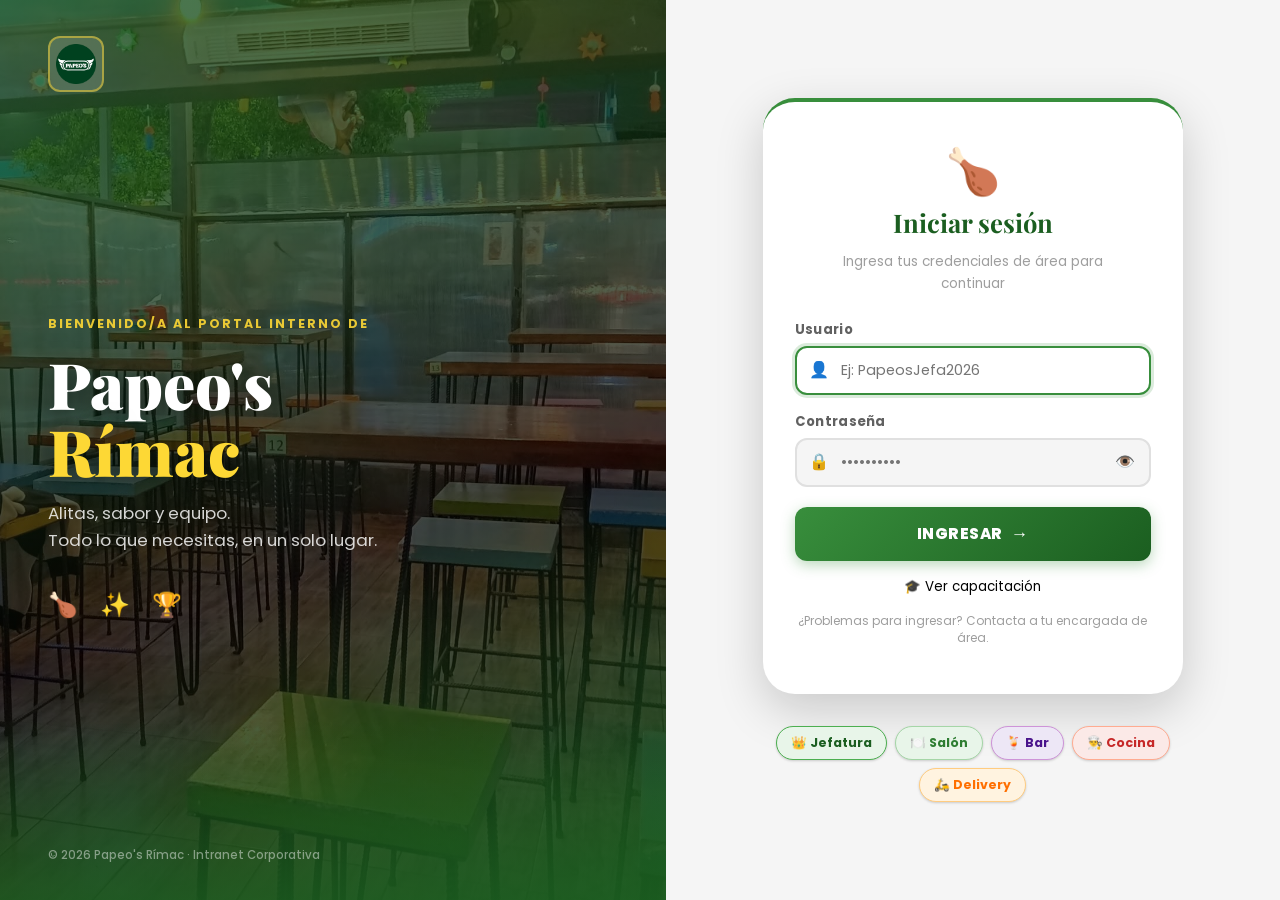
<file: index.html>
<!DOCTYPE html>
<html lang="es">
<head>
  <meta charset="UTF-8" />
  <meta name="viewport" content="width=device-width, initial-scale=1.0" />
  <title>Papeo's | Intranet — Iniciar Sesión</title>
  <link rel="stylesheet" href="css/global.css" />
  <link rel="stylesheet" href="css/login.css" />
  <link rel="preconnect" href="https://fonts.googleapis.com" />
  <link rel="preconnect" href="https://fonts.gstatic.com" crossorigin />
  <link href="https://fonts.googleapis.com/css2?family=Poppins:wght@300;400;600;700;800&family=Playfair+Display:wght@700;900&display=swap" rel="stylesheet" />
</head>
<body class="login-body">

  <!-- ===== PANEL IZQUIERDO: Imagen de marca ===== -->
  <aside class="login-left">
    <div class="login-left__overlay"></div>
    <img src="assets/images/bg-login.jpg" alt="Papeo's Rímac ambiente" class="login-left__bg" />

    <div class="login-left__content">
      <!-- Logo superior izquierdo -->
      <div class="login-logo">
        <img src="assets/images/logo.png" alt="Logo Papeo's Rímac" class="login-logo__img" />
      </div>

      <!-- Texto central de bienvenida -->
      <div class="login-left__hero">
        <span class="login-left__eyebrow">Bienvenido/a al portal interno de</span>
        <h1 class="login-left__title">Papeo's<br /><span>Rímac</span></h1>
        <p class="login-left__subtitle">
          Alitas, sabor y equipo.<br />Todo lo que necesitas, en un solo lugar.
        </p>
      </div>

      <!-- Footer del panel izq -->
      <p class="login-left__footer">© 2026 Papeo's Rímac · Intranet Corporativa</p>
    </div>
  </aside>

  <!-- ===== PANEL DERECHO: Formulario de login ===== -->
  <main class="login-right">
    <div class="login-card">

      <!-- Encabezado del formulario -->
      <div class="login-card__header">
        <div class="login-card__icon">🍗</div>
        <h2 class="login-card__title">Iniciar sesión</h2>
        <p class="login-card__desc">Ingresa tus credenciales de área para continuar</p>
      </div>

      <!-- Formulario -->
      <div class="login-form" id="loginForm">

        <div class="form-group">
          <label for="username" class="form-label">Usuario</label>
          <div class="form-input-wrap">
            <span class="form-icon">👤</span>
            <input
              type="text"
              id="username"
              name="username"
              class="form-input"
              placeholder="Ej: PapeosJefa2026"
              autocomplete="username"
              required
            />
          </div>
        </div>

        <div class="form-group">
          <label for="password" class="form-label">Contraseña</label>
          <div class="form-input-wrap">
            <span class="form-icon">🔒</span>
            <input
              type="password"
              id="password"
              name="password"
              class="form-input"
              placeholder="••••••••••"
              autocomplete="current-password"
              required
            />
            <button type="button" class="form-toggle-pwd" id="togglePwd" aria-label="Mostrar contraseña">👁️</button>
          </div>
        </div>

        <!-- Mensaje de error (oculto por defecto) -->
        <div class="login-error" id="loginError" role="alert" aria-live="polite" hidden>
          <span class="login-error__icon">⚠️</span>
          <span class="login-error__text">Usuario o contraseña incorrectos. Verifica tus datos.</span>
        </div>

        <!-- Bloqueo temporal (oculto por defecto) -->
        <div class="login-blocked" id="loginBlocked" role="alert" aria-live="polite" hidden>
          <span class="login-blocked__icon">🚫</span>
          <span class="login-blocked__text">Demasiados intentos fallidos. Espera <strong id="countdownTimer">30</strong> segundos.</span>
        </div>

        <button type="button" class="btn-login" id="btnLogin">
          <span class="btn-login__text">Ingresar</span>
          <span class="btn-login__arrow">→</span>
        </button>

        <button type="button" class="btn-capacitacion" id="btnCapacitacion">
          🎓 Ver capacitación
        </button>

        <p class="login-help">
          ¿Problemas para ingresar? Contacta a tu encargada de área.
        </p>

      </div>
      <!-- /login-form -->

      <!-- Indicador de intentos -->
      <div class="login-attempts" id="loginAttempts" hidden>
        <span id="attemptsText">Intentos restantes: <strong id="attemptsCount">3</strong></span>
      </div>

    </div>
    <!-- /login-card -->

    <!-- Chips decorativos de área (solo visual) -->
    <div class="login-areas">
      <span class="area-chip area-chip--jefa">👑 Jefatura</span>
      <span class="area-chip area-chip--salon">🍽️ Salón</span>
      <span class="area-chip area-chip--bar">🍹 Bar</span>
      <span class="area-chip area-chip--cocina">👨‍🍳 Cocina</span>
      <span class="area-chip area-chip--delivery">🛵 Delivery</span>
    </div>

  </main>
  <!-- /login-right -->

  <script src="js/login.js"></script>
</body>
</html>
</file>
<file: css/global.css>
/* ============================================================
   PAPEO'S RÍMAC — INTRANET CORPORATIVA
   global.css · Variables, reset y componentes compartidos
   ============================================================ */

/* ── FUENTES ── */
@import url('https://fonts.googleapis.com/css2?family=Poppins:wght@300;400;600;700;800&family=Playfair+Display:wght@700;900&display=swap');

/* ── VARIABLES GLOBALES ── */
:root {
  /* Paleta principal Papeo's */
  --verde-oscuro:    #1B5E20;
  --verde-medio:     #2E7D32;
  --verde-base:      #388E3C;
  --verde-claro:     #4CAF50;
  --verde-suave:     #A5D6A7;
  --verde-mint:      #E8F5E9;

  /* Acento y contraste */
  --amarillo:        #FDD835;
  --amarillo-suave:  #FFF9C4;
  --naranja:         #FF6F00;
  --naranja-suave:   #FFF3E0;
  --rojo:            #C62828;
  --rojo-badge:      #E53935;

  /* Neutros */
  --blanco:          #FFFFFF;
  --gris-100:        #F5F5F5;
  --gris-200:        #EEEEEE;
  --gris-300:        #E0E0E0;
  --gris-500:        #9E9E9E;
  --gris-700:        #616161;
  --gris-900:        #212121;
  --negro:           #0D0D0D;

  /* Colores por área */
  --color-jefa:      #1B5E20;
  --color-salon:     #2E7D32;
  --color-bar:       #4A148C;
  --color-cocina:    #BF360C;
  --color-delivery:  #E65100;

  /* Tipografía */
  --font-display:    'Playfair Display', Georgia, serif;
  --font-body:       'Poppins', sans-serif;

  /* Espaciados */
  --sp-xs:  4px;
  --sp-sm:  8px;
  --sp-md:  16px;
  --sp-lg:  24px;
  --sp-xl:  32px;
  --sp-2xl: 48px;
  --sp-3xl: 64px;

  /* Radios */
  --radius-sm:  6px;
  --radius-md:  12px;
  --radius-lg:  20px;
  --radius-xl:  32px;
  --radius-pill:9999px;

  /* Sombras */
  --shadow-sm:  0 1px 3px rgba(0,0,0,0.10), 0 1px 2px rgba(0,0,0,0.08);
  --shadow-md:  0 4px 12px rgba(0,0,0,0.12), 0 2px 6px rgba(0,0,0,0.08);
  --shadow-lg:  0 8px 24px rgba(0,0,0,0.14), 0 4px 12px rgba(0,0,0,0.08);
  --shadow-xl:  0 16px 48px rgba(0,0,0,0.18);

  /* Transiciones */
  --trans-fast:   150ms ease;
  --trans-base:   250ms ease;
  --trans-slow:   400ms ease;

  /* Navbar */
  --navbar-h: 68px;
}

/* ── RESET ── */
*, *::before, *::after {
  box-sizing: border-box;
  margin: 0;
  padding: 0;
}

html {
  scroll-behavior: smooth;
  font-size: 16px;
}

body {
  font-family: var(--font-body);
  color: var(--gris-900);
  background: var(--gris-100);
  line-height: 1.6;
  -webkit-font-smoothing: antialiased;
}

img {
  display: block;
  max-width: 100%;
  height: auto;
}

button {
  font-family: var(--font-body);
  cursor: pointer;
  border: none;
  background: none;
}

a {
  text-decoration: none;
  color: inherit;
}

ul, ol {
  list-style: none;
}

/* ── SCROLLBAR PERSONALIZADA ── */
::-webkit-scrollbar { width: 6px; height: 6px; }
::-webkit-scrollbar-track { background: var(--gris-200); }
::-webkit-scrollbar-thumb { background: var(--verde-claro); border-radius: var(--radius-pill); }
::-webkit-scrollbar-thumb:hover { background: var(--verde-medio); }

/* ============================================================
   NAVBAR COMPARTIDO
   ============================================================ */
.navbar {
  position: fixed;
  top: 0;
  left: 0;
  right: 0;
  z-index: 1000;
  height: var(--navbar-h);
  display: flex;
  align-items: center;
  justify-content: space-between;
  padding: 0 var(--sp-xl);
  gap: var(--sp-md);
  box-shadow: var(--shadow-md);
  backdrop-filter: blur(12px);
  -webkit-backdrop-filter: blur(12px);
  background: rgba(27, 94, 32, 0.97);
  border-bottom: 3px solid var(--amarillo);
}

.navbar__left {
  display: flex;
  align-items: center;
  gap: var(--sp-sm);
  flex-shrink: 0;
}

.navbar__logo {
  width: 40px;
  height: 40px;
  object-fit: contain;
  border-radius: var(--radius-sm);
  background: rgba(255,255,255,0.15);
  padding: 3px;
}

.navbar__brand {
  font-family: var(--font-display);
  font-size: 1.2rem;
  font-weight: 700;
  color: var(--blanco);
  letter-spacing: -0.3px;
}

.navbar__brand em {
  font-style: normal;
  color: var(--amarillo);
}

.navbar__nav {
  display: flex;
  align-items: center;
  gap: var(--sp-xs);
  flex: 1;
  justify-content: center;
  flex-wrap: wrap;
}

.nav-link {
  color: rgba(255,255,255,0.82);
  font-size: 0.82rem;
  font-weight: 600;
  padding: var(--sp-xs) var(--sp-sm);
  border-radius: var(--radius-sm);
  transition: color var(--trans-fast), background var(--trans-fast);
  white-space: nowrap;
}

.nav-link:hover,
.nav-link.active {
  color: var(--blanco);
  background: rgba(255,255,255,0.15);
}

.navbar__right {
  display: flex;
  align-items: center;
  gap: var(--sp-md);
  flex-shrink: 0;
  position: relative;
}

/* ── Campana de notificaciones ── */
.btn-notif {
  position: relative;
  width: 40px;
  height: 40px;
  display: flex;
  align-items: center;
  justify-content: center;
  border-radius: var(--radius-pill);
  background: rgba(255,255,255,0.12);
  transition: background var(--trans-fast), transform var(--trans-fast);
  cursor: pointer;
}

.btn-notif:hover {
  background: rgba(255,255,255,0.22);
  transform: scale(1.08);
}

.notif-icon {
  font-size: 1.25rem;
  line-height: 1;
  animation: campana-ring 3s ease-in-out infinite;
}

@keyframes campana-ring {
  0%, 80%, 100% { transform: rotate(0); }
  85% { transform: rotate(14deg); }
  90% { transform: rotate(-12deg); }
  95% { transform: rotate(8deg); }
}

.notif-badge {
  position: absolute;
  top: -2px;
  right: -2px;
  min-width: 18px;
  height: 18px;
  background: var(--rojo-badge);
  color: var(--blanco);
  font-size: 0.68rem;
  font-weight: 800;
  border-radius: var(--radius-pill);
  display: flex;
  align-items: center;
  justify-content: center;
  padding: 0 4px;
  border: 2px solid var(--verde-oscuro);
  animation: badge-pulse 2s ease-in-out infinite;
}

@keyframes badge-pulse {
  0%, 100% { transform: scale(1); }
  50% { transform: scale(1.15); }
}

/* ── Perfil de usuario ── */
.navbar__profile {
  display: flex;
  align-items: center;
  gap: var(--sp-sm);
  cursor: pointer;
  padding: 6px 10px;
  border-radius: var(--radius-md);
  transition: background var(--trans-fast);
  position: relative;
}

.navbar__profile:hover {
  background: rgba(255,255,255,0.12);
}

.profile-avatar {
  width: 36px;
  height: 36px;
  border-radius: var(--radius-pill);
  object-fit: cover;
  border: 2px solid var(--amarillo);
  background: var(--verde-claro);
}

.profile-info {
  display: flex;
  flex-direction: column;
  line-height: 1.2;
}

.profile-name {
  font-size: 0.82rem;
  font-weight: 700;
  color: var(--blanco);
}

.profile-role {
  font-size: 0.7rem;
  color: var(--amarillo);
  font-weight: 600;
}

.profile-arrow {
  color: rgba(255,255,255,0.6);
  font-size: 0.75rem;
  transition: transform var(--trans-fast);
}

.navbar__profile.open .profile-arrow {
  transform: rotate(180deg);
}

/* ── Dropdown de perfil ── */
.profile-dropdown {
  position: absolute;
  top: calc(100% + 8px);
  right: 0;
  background: var(--blanco);
  border-radius: var(--radius-md);
  box-shadow: var(--shadow-lg);
  min-width: 200px;
  z-index: 2000;
  overflow: hidden;
  animation: dropdown-in var(--trans-base) ease;
}

@keyframes dropdown-in {
  from { opacity: 0; transform: translateY(-8px); }
  to   { opacity: 1; transform: translateY(0); }
}

.profile-dropdown__header {
  display: flex;
  align-items: center;
  gap: var(--sp-sm);
  padding: var(--sp-md);
  background: var(--verde-mint);
}

.dropdown-avatar {
  width: 40px;
  height: 40px;
  border-radius: var(--radius-pill);
  object-fit: cover;
  border: 2px solid var(--verde-claro);
  background: var(--verde-suave);
}

.profile-dropdown__header strong {
  display: block;
  font-size: 0.88rem;
  color: var(--verde-oscuro);
}

.profile-dropdown__header small {
  font-size: 0.72rem;
  color: var(--gris-700);
}

.profile-dropdown hr {
  border: none;
  border-top: 1px solid var(--gris-200);
}

.dropdown-item {
  display: block;
  width: 100%;
  padding: var(--sp-sm) var(--sp-md);
  font-size: 0.88rem;
  color: var(--gris-900);
  text-align: left;
  transition: background var(--trans-fast);
  cursor: pointer;
}

.dropdown-item:hover {
  background: var(--gris-100);
  color: var(--rojo);
}

/* ── Hamburger (mobile) ── */
.btn-hamburger {
  display: none;
  color: var(--blanco);
  font-size: 1.4rem;
  padding: 6px;
  border-radius: var(--radius-sm);
  background: rgba(255,255,255,0.12);
}

/* ============================================================
   PANEL DE NOTIFICACIONES / VIDEOS
   ============================================================ */
.notif-panel {
  position: fixed;
  top: var(--navbar-h);
  right: var(--sp-md);
  width: 320px;
  background: var(--blanco);
  border-radius: var(--radius-md);
  box-shadow: var(--shadow-xl);
  z-index: 999;
  overflow: hidden;
  animation: dropdown-in var(--trans-base) ease;
}

.notif-panel__header {
  display: flex;
  align-items: center;
  justify-content: space-between;
  padding: var(--sp-md);
  background: var(--verde-oscuro);
  color: var(--blanco);
}

.notif-panel__header h3 {
  font-size: 0.95rem;
  font-weight: 700;
}

.notif-panel__close {
  color: rgba(255,255,255,0.7);
  font-size: 1rem;
  line-height: 1;
  transition: color var(--trans-fast);
}

.notif-panel__close:hover { color: var(--blanco); }

.notif-list {
  padding: var(--sp-sm) 0;
}

.notif-item {
  display: flex;
  align-items: center;
  gap: var(--sp-sm);
  padding: var(--sp-sm) var(--sp-md);
  transition: background var(--trans-fast);
}

.notif-item:hover { background: var(--gris-100); }

.notif-item__icon { font-size: 1.4rem; flex-shrink: 0; }

.notif-item__info {
  flex: 1;
  display: flex;
  flex-direction: column;
}

.notif-item__info strong {
  font-size: 0.82rem;
  color: var(--gris-900);
  line-height: 1.3;
}

.notif-item__info small {
  font-size: 0.7rem;
  color: var(--gris-500);
}

.btn-ver-video {
  background: var(--verde-base);
  color: var(--blanco);
  font-size: 0.75rem;
  font-weight: 700;
  padding: 4px 10px;
  border-radius: var(--radius-pill);
  white-space: nowrap;
  transition: background var(--trans-fast), transform var(--trans-fast);
}

.btn-ver-video:hover {
  background: var(--verde-oscuro);
  transform: scale(1.05);
}

/* ── Modal de video ── */
.video-modal {
  position: fixed;
  inset: 0;
  z-index: 9999;
  display: flex;
  align-items: center;
  justify-content: center;
  animation: fade-in var(--trans-base) ease;
}

@keyframes fade-in {
  from { opacity: 0; }
  to   { opacity: 1; }
}

.video-modal__backdrop {
  position: absolute;
  inset: 0;
  background: rgba(0,0,0,0.78);
  cursor: pointer;
}

.video-modal__content {
  position: relative;
  z-index: 1;
  width: min(720px, 94vw);
  background: var(--negro);
  border-radius: var(--radius-md);
  overflow: hidden;
  box-shadow: var(--shadow-xl);
  animation: modal-in var(--trans-slow) ease;
}

@keyframes modal-in {
  from { transform: scale(0.9) translateY(20px); opacity: 0; }
  to   { transform: scale(1) translateY(0); opacity: 1; }
}

.video-modal__close {
  position: absolute;
  top: var(--sp-sm);
  right: var(--sp-sm);
  z-index: 2;
  color: var(--blanco);
  background: rgba(0,0,0,0.5);
  width: 32px;
  height: 32px;
  border-radius: var(--radius-pill);
  font-size: 1rem;
  display: flex;
  align-items: center;
  justify-content: center;
  transition: background var(--trans-fast);
}

.video-modal__close:hover { background: var(--rojo); }

.video-player {
  width: 100%;
  display: block;
  max-height: 80vh;
  background: var(--negro);
}

/* ============================================================
   HERO COMPARTIDO — elementos base
   ============================================================ */
.hero-eyebrow {
  display: inline-block;
  font-size: 0.82rem;
  font-weight: 600;
  letter-spacing: 1.5px;
  text-transform: uppercase;
  color: var(--amarillo);
  margin-bottom: var(--sp-sm);
  opacity: 0.9;
}

.hero-title {
  font-family: var(--font-display);
  font-size: clamp(2rem, 5vw, 3.2rem);
  font-weight: 900;
  color: var(--blanco);
  line-height: 1.1;
  margin-bottom: var(--sp-sm);
  text-shadow: 0 2px 12px rgba(0,0,0,0.3);
}

.hero-subtitle {
  font-size: 1.05rem;
  color: rgba(255,255,255,0.85);
  margin-bottom: var(--sp-xl);
  max-width: 520px;
}

/* KPIs del hero */
.hero-kpis {
  display: flex;
  gap: var(--sp-md);
  flex-wrap: wrap;
}

.kpi-card {
  background: rgba(255,255,255,0.14);
  backdrop-filter: blur(8px);
  border: 1px solid rgba(255,255,255,0.2);
  border-radius: var(--radius-md);
  padding: var(--sp-md) var(--sp-lg);
  display: flex;
  flex-direction: column;
  align-items: center;
  gap: 2px;
  min-width: 120px;
  transition: background var(--trans-base), transform var(--trans-base);
  animation: kpi-in var(--trans-slow) ease both;
}

.kpi-card:nth-child(1) { animation-delay: 0.1s; }
.kpi-card:nth-child(2) { animation-delay: 0.2s; }
.kpi-card:nth-child(3) { animation-delay: 0.3s; }
.kpi-card:nth-child(4) { animation-delay: 0.4s; }

@keyframes kpi-in {
  from { opacity: 0; transform: translateY(16px); }
  to   { opacity: 1; transform: translateY(0); }
}

.kpi-card:hover {
  background: rgba(255,255,255,0.22);
  transform: translateY(-3px);
}

.kpi-icon { font-size: 1.2rem; }

.kpi-number {
  font-family: var(--font-display);
  font-size: 1.8rem;
  font-weight: 900;
  color: var(--amarillo);
  line-height: 1;
}

.kpi-label {
  font-size: 0.72rem;
  color: rgba(255,255,255,0.75);
  text-align: center;
  font-weight: 500;
}

/* ============================================================
   CONTENIDO PRINCIPAL — SECCIONES
   ============================================================ */
.dash-main {
  padding-top: var(--navbar-h);
}

.dash-section {
  padding: var(--sp-3xl) var(--sp-xl);
  max-width: 1200px;
  margin: 0 auto;
}

.dash-section--alt {
  background: var(--verde-mint);
  max-width: 100%;
  padding: var(--sp-3xl) calc((100% - 1200px) / 2 + var(--sp-xl));
}

/* ── Encabezados de sección ── */
.section-header {
  display: flex;
  align-items: center;
  justify-content: space-between;
  gap: var(--sp-md);
  margin-bottom: var(--sp-md);
  flex-wrap: wrap;
}

.section-title {
  font-family: var(--font-display);
  font-size: clamp(1.3rem, 3vw, 1.8rem);
  font-weight: 700;
  color: var(--verde-oscuro);
  display: flex;
  align-items: center;
  gap: var(--sp-sm);
}

.section-emoji {
  font-size: 1.4rem;
}

.section-desc {
  color: var(--gris-700);
  font-size: 0.92rem;
  margin-bottom: var(--sp-lg);
}

.section-badge {
  background: var(--verde-claro);
  color: var(--blanco);
  font-size: 0.75rem;
  font-weight: 700;
  padding: 4px 12px;
  border-radius: var(--radius-pill);
  white-space: nowrap;
}

.encuesta-badge--activa {
  background: var(--verde-medio);
  animation: badge-pulse 2.5s ease-in-out infinite;
}

.badge--urgente {
  background: var(--rojo-badge);
  animation: badge-pulse 2s ease-in-out infinite;
}

/* ── Botón nuevo / acción principal ── */
.btn-nuevo {
  background: var(--verde-base);
  color: var(--blanco);
  font-size: 0.82rem;
  font-weight: 700;
  padding: 8px 16px;
  border-radius: var(--radius-pill);
  transition: background var(--trans-fast), transform var(--trans-fast), box-shadow var(--trans-fast);
  white-space: nowrap;
}

.btn-nuevo:hover {
  background: var(--verde-oscuro);
  transform: translateY(-2px);
  box-shadow: var(--shadow-md);
}

/* ============================================================
   COMUNICADOS
   ============================================================ */
.comunicados-grid {
  display: grid;
  grid-template-columns: repeat(auto-fill, minmax(280px, 1fr));
  gap: var(--sp-md);
}

.comunicado-card {
  background: var(--blanco);
  border-radius: var(--radius-md);
  padding: var(--sp-lg);
  box-shadow: var(--shadow-sm);
  border-left: 4px solid var(--verde-claro);
  display: flex;
  flex-direction: column;
  gap: var(--sp-sm);
  transition: transform var(--trans-base), box-shadow var(--trans-base);
  animation: card-in var(--trans-slow) ease both;
}

.comunicado-card:hover {
  transform: translateY(-4px);
  box-shadow: var(--shadow-md);
}

.comunicado-card--importante {
  border-left-color: var(--rojo);
}

@keyframes card-in {
  from { opacity: 0; transform: translateY(12px); }
  to   { opacity: 1; transform: translateY(0); }
}

.comunicado-card__top {
  display: flex;
  align-items: center;
  justify-content: space-between;
  gap: var(--sp-sm);
}

.comunicado-fecha {
  font-size: 0.72rem;
  color: var(--gris-500);
  font-weight: 600;
}

.comunicado-card__title {
  font-size: 0.95rem;
  font-weight: 700;
  color: var(--gris-900);
  line-height: 1.3;
}

.comunicado-card__body {
  font-size: 0.85rem;
  color: var(--gris-700);
  line-height: 1.55;
  flex: 1;
}

.btn-leer-mas {
  color: var(--verde-base);
  font-size: 0.8rem;
  font-weight: 700;
  align-self: flex-start;
  padding: 0;
  transition: color var(--trans-fast), letter-spacing var(--trans-fast);
}

.btn-leer-mas:hover {
  color: var(--verde-oscuro);
  letter-spacing: 0.5px;
}

/* ── Tags ── */
.tag {
  display: inline-flex;
  align-items: center;
  gap: 4px;
  font-size: 0.7rem;
  font-weight: 700;
  padding: 3px 8px;
  border-radius: var(--radius-pill);
  white-space: nowrap;
}

.tag--importante { background: #FFEBEE; color: var(--rojo); }
.tag--info       { background: #FFF8E1; color: #F57F17; }
.tag--actividad  { background: var(--verde-mint); color: var(--verde-oscuro); }

/* ============================================================
   RECONOCIMIENTOS
   ============================================================ */
.reconocimientos-grid {
  display: grid;
  grid-template-columns: repeat(auto-fill, minmax(220px, 1fr));
  gap: var(--sp-lg);
}

.reconoc-card {
  background: var(--blanco);
  border-radius: var(--radius-lg);
  padding: var(--sp-lg);
  text-align: center;
  box-shadow: var(--shadow-md);
  display: flex;
  flex-direction: column;
  align-items: center;
  gap: var(--sp-sm);
  transition: transform var(--trans-base), box-shadow var(--trans-base);
  position: relative;
  overflow: hidden;
  animation: card-in var(--trans-slow) ease both;
}

.reconoc-card::before {
  content: '';
  position: absolute;
  top: 0; left: 0; right: 0;
  height: 4px;
  background: linear-gradient(90deg, var(--verde-claro), var(--amarillo));
}

.reconoc-card:hover {
  transform: translateY(-6px);
  box-shadow: var(--shadow-lg);
}

.reconoc-card--highlight { border: 2px solid var(--amarillo); }

.reconoc-card__medal { font-size: 2rem; line-height: 1; }

.reconoc-card__foto {
  width: 72px;
  height: 72px;
  border-radius: var(--radius-pill);
  object-fit: cover;
  border: 3px solid var(--verde-claro);
  background: var(--verde-suave);
}

.reconoc-card__nombre {
  font-size: 0.95rem;
  font-weight: 700;
  color: var(--gris-900);
}

.reconoc-card__motivo {
  font-size: 0.8rem;
  color: var(--gris-700);
  font-style: italic;
  line-height: 1.4;
}

.reconoc-card__likes {
  margin-top: var(--sp-xs);
}

.btn-like {
  display: inline-flex;
  align-items: center;
  gap: 4px;
  background: #FFF0F0;
  color: var(--rojo);
  font-size: 0.8rem;
  font-weight: 700;
  padding: 4px 12px;
  border-radius: var(--radius-pill);
  transition: background var(--trans-fast), transform var(--trans-fast);
}

.btn-like:hover {
  background: #FFCDD2;
  transform: scale(1.08);
}

.btn-like.liked {
  background: var(--rojo);
  color: var(--blanco);
}

/* ============================================================
   ÁREA CHIPS (colores por área)
   ============================================================ */
.area-chip {
  display: inline-flex;
  align-items: center;
  gap: 4px;
  font-size: 0.72rem;
  font-weight: 700;
  padding: 4px 10px;
  border-radius: var(--radius-pill);
  white-space: nowrap;
}

.area-chip--jefa     { background: #E8F5E9; color: var(--verde-oscuro); border: 1px solid var(--verde-claro); }
.area-chip--salon    { background: #E8F5E9; color: var(--verde-medio); border: 1px solid var(--verde-suave); }
.area-chip--bar      { background: #EDE7F6; color: #4A148C; border: 1px solid #CE93D8; }
.area-chip--cocina   { background: #FBE9E7; color: var(--rojo); border: 1px solid #FFAB91; }
.area-chip--delivery { background: #FFF3E0; color: var(--naranja); border: 1px solid #FFCC80; }

/* ============================================================
   IDEAS
   ============================================================ */
.ideas-lista {
  display: flex;
  flex-direction: column;
  gap: var(--sp-md);
  margin-top: var(--sp-lg);
}

.idea-item {
  background: var(--blanco);
  border-radius: var(--radius-md);
  padding: var(--sp-md) var(--sp-lg);
  box-shadow: var(--shadow-sm);
  border-left: 4px solid var(--gris-300);
  display: flex;
  flex-direction: column;
  gap: var(--sp-sm);
  transition: transform var(--trans-base);
}

.idea-item:hover { transform: translateX(4px); }
.idea-item--pendiente { border-left-color: var(--amarillo); }
.idea-item--aprobada  { border-left-color: var(--verde-claro); }

.idea-item__header {
  display: flex;
  align-items: center;
  gap: var(--sp-sm);
  flex-wrap: wrap;
}

.idea-fecha { font-size: 0.72rem; color: var(--gris-500); }

.idea-status {
  font-size: 0.72rem;
  font-weight: 700;
  padding: 3px 8px;
  border-radius: var(--radius-pill);
}

.status--pendiente { background: #FFF8E1; color: #E65100; }
.status--aprobada  { background: var(--verde-mint); color: var(--verde-oscuro); }
.status--rechazada { background: #FFEBEE; color: var(--rojo); }

.idea-texto {
  font-size: 0.88rem;
  color: var(--gris-700);
  font-style: italic;
  line-height: 1.5;
}

.idea-actions {
  display: flex;
  gap: var(--sp-sm);
  flex-wrap: wrap;
}

.btn-aprobar, .btn-revisar, .btn-rechazar, .btn-ver-detalle {
  font-size: 0.75rem;
  font-weight: 700;
  padding: 5px 12px;
  border-radius: var(--radius-pill);
  transition: all var(--trans-fast);
}

.btn-aprobar  { background: var(--verde-mint); color: var(--verde-oscuro); }
.btn-revisar  { background: #FFF8E1; color: #E65100; }
.btn-rechazar { background: #FFEBEE; color: var(--rojo); }
.btn-ver-detalle { background: var(--gris-200); color: var(--gris-700); }

.btn-aprobar:hover  { background: var(--verde-claro); color: var(--blanco); }
.btn-revisar:hover  { background: var(--naranja); color: var(--blanco); }
.btn-rechazar:hover { background: var(--rojo); color: var(--blanco); }
.btn-ver-detalle:hover { background: var(--gris-300); }

/* ── Formulario de ideas (colaboradores) ── */
.idea-form-salon {
  background: var(--blanco);
  border-radius: var(--radius-md);
  padding: var(--sp-lg);
  box-shadow: var(--shadow-sm);
  display: flex;
  flex-direction: column;
  gap: var(--sp-sm);
}

.idea-textarea {
  width: 100%;
  font-family: var(--font-body);
  font-size: 0.88rem;
  color: var(--gris-900);
  background: var(--gris-100);
  border: 1.5px solid var(--gris-300);
  border-radius: var(--radius-sm);
  padding: var(--sp-sm) var(--sp-md);
  resize: vertical;
  transition: border-color var(--trans-fast), box-shadow var(--trans-fast);
}

.idea-textarea:focus {
  outline: none;
  border-color: var(--verde-base);
  box-shadow: 0 0 0 3px rgba(76,175,80,0.15);
}

.idea-form-footer {
  display: flex;
  align-items: center;
  justify-content: space-between;
  gap: var(--sp-sm);
}

.idea-char-count {
  font-size: 0.75rem;
  color: var(--gris-500);
}

.btn-enviar-idea {
  background: var(--verde-base);
  color: var(--blanco);
  font-size: 0.82rem;
  font-weight: 700;
  padding: 8px 18px;
  border-radius: var(--radius-pill);
  transition: background var(--trans-fast), transform var(--trans-fast);
}

.btn-enviar-idea:hover {
  background: var(--verde-oscuro);
  transform: translateY(-2px);
}

/* ============================================================
   TURNOS
   ============================================================ */
.turno-card {
  background: var(--blanco);
  border-radius: var(--radius-md);
  padding: var(--sp-lg);
  box-shadow: var(--shadow-sm);
  display: grid;
  grid-template-columns: 1fr 1fr;
  gap: var(--sp-xl);
}

.turno-card__hoy {
  display: flex;
  flex-direction: column;
  gap: var(--sp-md);
}

.turno-info {
  display: flex;
  flex-direction: column;
  gap: var(--sp-xs);
}

.turno-info__label {
  font-size: 0.78rem;
  font-weight: 600;
  color: var(--gris-500);
  text-transform: uppercase;
  letter-spacing: 0.8px;
}

.turno-info__horario {
  font-size: 1.3rem;
  font-weight: 800;
  color: var(--verde-oscuro);
  font-family: var(--font-display);
}

.turno-info__tipo {
  display: inline-block;
  font-size: 0.75rem;
  font-weight: 700;
  padding: 4px 12px;
  border-radius: var(--radius-pill);
  width: fit-content;
}

.tipo--tarde { background: #E3F2FD; color: #1565C0; }
.tipo--noche { background: #EDE7F6; color: #4A148C; }

.turno-compas {
  display: flex;
  gap: var(--sp-xs);
  flex-wrap: wrap;
}

.compa-chip {
  background: var(--verde-mint);
  color: var(--verde-oscuro);
  font-size: 0.75rem;
  font-weight: 600;
  padding: 4px 10px;
  border-radius: var(--radius-pill);
  border: 1px solid var(--verde-suave);
}

.turno-semana h4 {
  font-size: 0.82rem;
  font-weight: 700;
  color: var(--gris-700);
  text-transform: uppercase;
  letter-spacing: 0.8px;
  margin-bottom: var(--sp-sm);
}

.turno-semana-grid {
  display: flex;
  gap: var(--sp-xs);
  flex-wrap: wrap;
}

.dia-item {
  display: flex;
  flex-direction: column;
  align-items: center;
  gap: 4px;
  min-width: 42px;
}

.dia-item--hoy .dia-nombre {
  color: var(--verde-base);
  font-weight: 800;
}

.dia-nombre {
  font-size: 0.7rem;
  font-weight: 600;
  color: var(--gris-500);
  text-transform: uppercase;
}

/* Turno badges */
.turno {
  display: inline-flex;
  align-items: center;
  justify-content: center;
  width: 32px;
  height: 32px;
  border-radius: var(--radius-sm);
  font-size: 0.72rem;
  font-weight: 800;
}

.turno--tarde  { background: #BBDEFB; color: #1565C0; }
.turno--noche  { background: #D1C4E9; color: #4527A0; }
.turno--libre  { background: var(--gris-200); color: var(--gris-500); }

.turno-leyenda, .horario-leyenda {
  display: flex;
  gap: var(--sp-md);
  flex-wrap: wrap;
  margin-top: var(--sp-sm);
  font-size: 0.75rem;
  color: var(--gris-700);
  align-items: center;
}

.turno-leyenda span, .horario-leyenda span {
  display: flex;
  align-items: center;
  gap: var(--sp-xs);
}

/* ============================================================
   HORARIOS (tabla — solo jefa)
   ============================================================ */
.horarios-tabs {
  display: flex;
  gap: var(--sp-xs);
  margin-bottom: var(--sp-md);
  flex-wrap: wrap;
}

.horario-tab {
  font-size: 0.8rem;
  font-weight: 700;
  padding: 6px 16px;
  border-radius: var(--radius-pill);
  color: var(--gris-700);
  background: var(--gris-200);
  border: 2px solid transparent;
  transition: all var(--trans-fast);
}

.horario-tab--active,
.horario-tab:hover {
  background: var(--verde-base);
  color: var(--blanco);
}

.horarios-tabla-wrap {
  overflow-x: auto;
  border-radius: var(--radius-md);
  box-shadow: var(--shadow-sm);
}

.horarios-tabla {
  width: 100%;
  border-collapse: collapse;
  background: var(--blanco);
  font-size: 0.85rem;
}

.horarios-tabla th {
  background: var(--verde-oscuro);
  color: var(--blanco);
  font-weight: 700;
  padding: var(--sp-sm) var(--sp-md);
  text-align: center;
  font-size: 0.78rem;
  letter-spacing: 0.5px;
  white-space: nowrap;
}

.horarios-tabla th:first-child { text-align: left; }

.horarios-tabla td {
  padding: var(--sp-sm) var(--sp-md);
  text-align: center;
  border-bottom: 1px solid var(--gris-200);
  vertical-align: middle;
}

.horarios-tabla tr:hover td { background: var(--verde-mint); }
.horarios-tabla td.col-nombre { text-align: left; font-weight: 600; }

/* ============================================================
   ENCUESTAS
   ============================================================ */
.encuestas-grid {
  display: grid;
  grid-template-columns: repeat(auto-fill, minmax(280px, 1fr));
  gap: var(--sp-md);
}

.encuesta-resultado-card {
  background: var(--blanco);
  border-radius: var(--radius-md);
  padding: var(--sp-lg);
  box-shadow: var(--shadow-sm);
  display: flex;
  flex-direction: column;
  gap: var(--sp-md);
  transition: transform var(--trans-base);
}

.encuesta-resultado-card:hover { transform: translateY(-3px); }

.encuesta-rc-title {
  font-size: 0.95rem;
  font-weight: 700;
  color: var(--verde-oscuro);
  border-bottom: 2px solid var(--verde-mint);
  padding-bottom: var(--sp-xs);
}

.encuesta-items {
  display: flex;
  flex-direction: column;
  gap: var(--sp-sm);
}

.encuesta-item {
  display: flex;
  flex-direction: column;
  gap: 4px;
}

.encuesta-item__label {
  font-size: 0.78rem;
  color: var(--gris-700);
  font-weight: 600;
}

.encuesta-bar-wrap {
  height: 10px;
  background: var(--gris-200);
  border-radius: var(--radius-pill);
  overflow: hidden;
  position: relative;
}

.encuesta-bar {
  height: 100%;
  width: var(--pct);
  background: linear-gradient(90deg, var(--verde-claro), var(--verde-oscuro));
  border-radius: var(--radius-pill);
  position: relative;
  animation: barra-crece 1.2s ease both;
}

.encuesta-bar--alta  { background: linear-gradient(90deg, var(--verde-claro), var(--verde-medio)); }
.encuesta-bar--media { background: linear-gradient(90deg, var(--amarillo), #F57F17); }
.encuesta-bar--baja  { background: linear-gradient(90deg, #EF9A9A, var(--rojo)); }

@keyframes barra-crece {
  from { width: 0; }
  to   { width: var(--pct); }
}

.encuesta-bar__pct {
  position: absolute;
  right: 4px;
  top: 50%;
  transform: translateY(-50%);
  font-size: 0.58rem;
  font-weight: 800;
  color: var(--blanco);
  white-space: nowrap;
}

/* ── Formulario de encuesta (colaboradores) ── */
.encuesta-form-card {
  background: var(--blanco);
  border-radius: var(--radius-md);
  padding: var(--sp-xl);
  box-shadow: var(--shadow-sm);
  display: flex;
  flex-direction: column;
  gap: var(--sp-lg);
  max-width: 640px;
}

.encuesta-pregunta {
  display: flex;
  flex-direction: column;
  gap: var(--sp-xs);
}

.encuesta-pregunta__label {
  font-size: 0.88rem;
  font-weight: 600;
  color: var(--gris-900);
}

.encuesta-stars {
  display: flex;
  gap: var(--sp-xs);
}

.star-btn {
  font-size: 1.6rem;
  color: var(--gris-300);
  transition: color var(--trans-fast), transform var(--trans-fast);
  line-height: 1;
}

.star-btn:hover,
.star-btn.active {
  color: var(--amarillo);
  transform: scale(1.2);
}

.btn-enviar-encuesta {
  background: linear-gradient(135deg, var(--verde-base), var(--verde-oscuro));
  color: var(--blanco);
  font-size: 0.9rem;
  font-weight: 700;
  padding: 12px 28px;
  border-radius: var(--radius-pill);
  align-self: flex-start;
  transition: all var(--trans-fast);
  box-shadow: var(--shadow-sm);
}

.btn-enviar-encuesta:hover {
  transform: translateY(-2px);
  box-shadow: var(--shadow-md);
}

/* ============================================================
   EQUIPO — Directorio (solo jefa)
   ============================================================ */
.equipo-grid {
  display: grid;
  grid-template-columns: repeat(auto-fill, minmax(220px, 1fr));
  gap: var(--sp-md);
}

.equipo-card {
  background: var(--blanco);
  border-radius: var(--radius-md);
  padding: var(--sp-md);
  box-shadow: var(--shadow-sm);
  display: flex;
  gap: var(--sp-md);
  align-items: flex-start;
  transition: transform var(--trans-base), box-shadow var(--trans-base);
}

.equipo-card:hover {
  transform: translateY(-3px);
  box-shadow: var(--shadow-md);
}

.equipo-card__foto {
  width: 56px;
  height: 56px;
  border-radius: var(--radius-pill);
  object-fit: cover;
  border: 2px solid var(--verde-claro);
  flex-shrink: 0;
  background: var(--verde-suave);
}

.equipo-card__info {
  display: flex;
  flex-direction: column;
  gap: 4px;
  flex: 1;
}

.equipo-card__nombre {
  font-size: 0.88rem;
  font-weight: 700;
  color: var(--gris-900);
}

.equipo-card__detalle {
  font-size: 0.75rem;
  color: var(--gris-700);
}

.equipo-card__contacto {
  font-size: 0.72rem;
  color: var(--verde-base);
  font-weight: 600;
}

/* ============================================================
   FOOTER
   ============================================================ */
.dash-footer {
  background: var(--verde-oscuro);
  color: rgba(255,255,255,0.75);
  padding: var(--sp-xl);
  border-top: 3px solid var(--amarillo);
  margin-top: var(--sp-2xl);
}

.footer-inner {
  max-width: 1200px;
  margin: 0 auto;
  display: flex;
  flex-direction: column;
  align-items: center;
  gap: var(--sp-sm);
  text-align: center;
}

.footer-logo {
  width: 48px;
  height: 48px;
  object-fit: contain;
  opacity: 0.8;
  background: rgba(255,255,255,0.1);
  border-radius: var(--radius-sm);
  padding: 4px;
}

.footer-inner p {
  font-size: 0.8rem;
}

.footer-address {
  font-size: 0.75rem;
  opacity: 0.65;
}

/* ============================================================
   ZONA DE DELIVERY
   ============================================================ */
.zona-chip {
  background: var(--naranja-suave);
  color: var(--naranja);
  font-size: 0.82rem;
  font-weight: 600;
  padding: 5px 12px;
  border-radius: var(--radius-pill);
  border: 1px solid #FFCC80;
  display: inline-block;
}

/* ============================================================
   RESPONSIVE
   ============================================================ */
@media (max-width: 900px) {
  .navbar__nav { display: none; }
  .navbar__nav.open { display: flex; flex-direction: column; position: fixed; top: var(--navbar-h); left: 0; right: 0; background: var(--verde-oscuro); padding: var(--sp-md); z-index: 999; }
  .btn-hamburger { display: flex; }
  .profile-info { display: none; }
  .dash-section--alt { padding: var(--sp-2xl) var(--sp-xl); }
  .turno-card { grid-template-columns: 1fr; }
  .hero-kpis { gap: var(--sp-sm); }
  .kpi-card { min-width: 100px; padding: var(--sp-sm) var(--sp-md); }
}

@media (max-width: 600px) {
  .navbar { padding: 0 var(--sp-md); }
  .dash-section { padding: var(--sp-xl) var(--sp-md); }
  .dash-section--alt { padding: var(--sp-xl) var(--sp-md); }
  .hero-kpis { flex-direction: column; align-items: flex-start; }
  .kpi-card { width: 100%; flex-direction: row; justify-content: flex-start; }
  .encuesta-form-card { padding: var(--sp-md); }
  .notif-panel { width: calc(100vw - 2 * var(--sp-md)); right: var(--sp-md); }
}

/* ── Reducción de movimiento ── */
@media (prefers-reduced-motion: reduce) {
  *, *::before, *::after { animation-duration: 0.01ms !important; transition-duration: 0.01ms !important; }
}
</file>
<file: css/login.css>
/* ============================================================
   PAPEO'S RÍMAC — login.css
   Página de inicio de sesión
   ============================================================ */

/* ── LAYOUT SPLIT SCREEN ── */
.login-body {
  min-height: 100vh;
  display: flex;
  overflow: hidden;
  background: var(--verde-oscuro);
}

/* ============================================================
   PANEL IZQUIERDO — Imagen de marca
   ============================================================ */
.login-left {
  position: relative;
  width: 52%;
  min-height: 100vh;
  display: flex;
  flex-direction: column;
  overflow: hidden;
  flex-shrink: 0;
}

.login-left__bg {
  position: absolute;
  inset: 0;
  width: 100%;
  height: 100%;
  object-fit: cover;
  object-position: center;
  filter: saturate(1.1) brightness(0.75);
  transition: transform 8s ease;
}

.login-left:hover .login-left__bg {
  transform: scale(1.04);
}

.login-left__overlay {
  position: absolute;
  inset: 0;
  background: linear-gradient(
    160deg,
    rgba(27, 94, 32, 0.72) 0%,
    rgba(0, 0, 0, 0.55) 60%,
    rgba(27, 94, 32, 0.85) 100%
  );
  z-index: 1;
}

.login-left__content {
  position: relative;
  z-index: 2;
  display: flex;
  flex-direction: column;
  justify-content: space-between;
  height: 100%;
  padding: 36px 48px;
}

/* ── Logo superior ── */
.login-logo {
  display: flex;
  align-items: center;
  gap: var(--sp-sm);
}

.login-logo__img {
  width: 56px;
  height: 56px;
  object-fit: contain;
  border-radius: var(--radius-md);
  background: rgba(255, 255, 255, 0.15);
  padding: 6px;
  border: 2px solid rgba(253, 216, 53, 0.5);
  backdrop-filter: blur(8px);
  transition: transform var(--trans-base), box-shadow var(--trans-base);
}

.login-logo__img:hover {
  transform: rotate(-4deg) scale(1.08);
  box-shadow: 0 0 20px rgba(253, 216, 53, 0.4);
}

/* ── Texto hero central ── */
.login-left__hero {
  display: flex;
  flex-direction: column;
  gap: var(--sp-md);
  animation: hero-left-in 0.8s ease both;
}

@keyframes hero-left-in {
  from { opacity: 0; transform: translateX(-24px); }
  to   { opacity: 1; transform: translateX(0); }
}

.login-left__eyebrow {
  display: inline-block;
  font-size: 0.78rem;
  font-weight: 700;
  letter-spacing: 2px;
  text-transform: uppercase;
  color: var(--amarillo);
  opacity: 0.9;
}

.login-left__title {
  font-family: var(--font-display);
  font-size: clamp(2.8rem, 5vw, 4.2rem);
  font-weight: 900;
  color: var(--blanco);
  line-height: 1.05;
  text-shadow: 0 4px 24px rgba(0, 0, 0, 0.5);
}

.login-left__title span {
  color: var(--amarillo);
  display: block;
}

.login-left__subtitle {
  font-size: 1.05rem;
  color: rgba(255, 255, 255, 0.82);
  line-height: 1.6;
  max-width: 380px;
}

/* Decoración de puntos animados */
.login-left__hero::after {
  content: '🍗 ✨ 🏆';
  font-size: 1.5rem;
  letter-spacing: 8px;
  display: block;
  margin-top: var(--sp-md);
  animation: emoji-float 3s ease-in-out infinite;
}

@keyframes emoji-float {
  0%, 100% { transform: translateY(0); }
  50%       { transform: translateY(-6px); }
}

/* ── Footer del panel izq ── */
.login-left__footer {
  font-size: 0.72rem;
  color: rgba(255, 255, 255, 0.45);
  font-weight: 500;
}

/* ── Degradado decorativo inferior ── */
.login-left::after {
  content: '';
  position: absolute;
  bottom: 0;
  left: 0;
  right: 0;
  height: 180px;
  background: linear-gradient(to top, rgba(27,94,32,0.7), transparent);
  z-index: 1;
  pointer-events: none;
}

/* ============================================================
   PANEL DERECHO — Formulario
   ============================================================ */
.login-right {
  flex: 1;
  display: flex;
  flex-direction: column;
  align-items: center;
  justify-content: center;
  padding: var(--sp-xl) var(--sp-lg);
  background: var(--gris-100);
  gap: var(--sp-xl);
  overflow-y: auto;
}

/* ── Tarjeta del formulario ── */
.login-card {
  width: 100%;
  max-width: 420px;
  background: var(--blanco);
  border-radius: var(--radius-xl);
  padding: var(--sp-2xl) var(--sp-xl);
  box-shadow: var(--shadow-xl);
  display: flex;
  flex-direction: column;
  gap: var(--sp-lg);
  animation: card-slide-in 0.6s cubic-bezier(0.22, 1, 0.36, 1) both;
  border-top: 4px solid var(--verde-base);
}

@keyframes card-slide-in {
  from { opacity: 0; transform: translateY(32px) scale(0.97); }
  to   { opacity: 1; transform: translateY(0) scale(1); }
}

/* ── Header de la tarjeta ── */
.login-card__header {
  display: flex;
  flex-direction: column;
  align-items: center;
  gap: var(--sp-sm);
  text-align: center;
}

.login-card__icon {
  font-size: 2.8rem;
  line-height: 1;
  animation: icon-bounce 2s ease-in-out infinite;
}

@keyframes icon-bounce {
  0%, 100% { transform: translateY(0) rotate(0deg); }
  30%       { transform: translateY(-6px) rotate(-6deg); }
  60%       { transform: translateY(-3px) rotate(4deg); }
}

.login-card__title {
  font-family: var(--font-display);
  font-size: 1.6rem;
  font-weight: 700;
  color: var(--verde-oscuro);
}

.login-card__desc {
  font-size: 0.85rem;
  color: var(--gris-500);
  max-width: 280px;
}

/* ── Formulario ── */
.login-form {
  display: flex;
  flex-direction: column;
  gap: var(--sp-md);
}

.form-group {
  display: flex;
  flex-direction: column;
  gap: 6px;
}

.form-label {
  font-size: 0.82rem;
  font-weight: 700;
  color: var(--gris-700);
  letter-spacing: 0.3px;
}

.form-input-wrap {
  position: relative;
  display: flex;
  align-items: center;
}

.form-icon {
  position: absolute;
  left: 14px;
  font-size: 1rem;
  pointer-events: none;
  line-height: 1;
  z-index: 1;
}

.form-input {
  width: 100%;
  font-family: var(--font-body);
  font-size: 0.9rem;
  color: var(--gris-900);
  background: var(--gris-100);
  border: 2px solid var(--gris-300);
  border-radius: var(--radius-md);
  padding: 12px 14px 12px 44px;
  transition: border-color var(--trans-fast), box-shadow var(--trans-fast), background var(--trans-fast);
  outline: none;
}

.form-input:focus {
  border-color: var(--verde-base);
  background: var(--blanco);
  box-shadow: 0 0 0 3px rgba(56, 142, 60, 0.18);
}

.form-input.error {
  border-color: var(--rojo);
  background: #FFF5F5;
  box-shadow: 0 0 0 3px rgba(198, 40, 40, 0.12);
  animation: shake 0.4s ease;
}

@keyframes shake {
  0%, 100% { transform: translateX(0); }
  20%       { transform: translateX(-6px); }
  40%       { transform: translateX(6px); }
  60%       { transform: translateX(-4px); }
  80%       { transform: translateX(4px); }
}

.form-toggle-pwd {
  position: absolute;
  right: 12px;
  font-size: 1rem;
  color: var(--gris-500);
  padding: 4px;
  border-radius: var(--radius-sm);
  transition: color var(--trans-fast);
  z-index: 1;
  line-height: 1;
}

.form-toggle-pwd:hover { color: var(--verde-base); }

/* ── Mensajes de estado ── */
.login-error,
.login-blocked {
  display: flex;
  align-items: flex-start;
  gap: var(--sp-sm);
  padding: var(--sp-sm) var(--sp-md);
  border-radius: var(--radius-sm);
  font-size: 0.82rem;
  font-weight: 600;
  animation: error-in 0.3s ease;
}

@keyframes error-in {
  from { opacity: 0; transform: translateY(-8px); }
  to   { opacity: 1; transform: translateY(0); }
}

.login-error {
  background: #FFEBEE;
  border: 1.5px solid #FFCDD2;
  color: var(--rojo);
}

.login-blocked {
  background: #FFF3E0;
  border: 1.5px solid #FFCC80;
  color: #E65100;
}

.login-error__icon,
.login-blocked__icon {
  font-size: 1rem;
  flex-shrink: 0;
  margin-top: 1px;
}

.login-error__text,
.login-blocked__text {
  line-height: 1.4;
}

/* ── Botón de login ── */
.btn-login {
  width: 100%;
  background: linear-gradient(135deg, var(--verde-base) 0%, var(--verde-oscuro) 100%);
  color: var(--blanco);
  font-size: 0.95rem;
  font-weight: 800;
  padding: 14px var(--sp-lg);
  border-radius: var(--radius-md);
  display: flex;
  align-items: center;
  justify-content: center;
  gap: var(--sp-sm);
  letter-spacing: 0.5px;
  text-transform: uppercase;
  transition: all var(--trans-fast);
  box-shadow: 0 4px 14px rgba(56, 142, 60, 0.35);
  position: relative;
  overflow: hidden;
  margin-top: var(--sp-xs);
}

.btn-login::before {
  content: '';
  position: absolute;
  inset: 0;
  background: rgba(255, 255, 255, 0.0);
  transition: background var(--trans-fast);
}

.btn-login:hover {
  transform: translateY(-2px);
  box-shadow: 0 6px 20px rgba(56, 142, 60, 0.45);
}

.btn-login:hover::before {
  background: rgba(255, 255, 255, 0.07);
}

.btn-login:active {
  transform: translateY(0);
  box-shadow: 0 2px 8px rgba(56, 142, 60, 0.3);
}

.btn-login:disabled {
  background: var(--gris-300);
  box-shadow: none;
  cursor: not-allowed;
  transform: none;
}

.btn-login__text { z-index: 1; }
.btn-login__arrow {
  z-index: 1;
  font-size: 1.1rem;
  transition: transform var(--trans-fast);
}

.btn-login:hover .btn-login__arrow {
  transform: translateX(4px);
}

/* ── Efecto de carga en el botón ── */
.btn-login.loading .btn-login__text::after {
  content: '...';
  animation: dots 1s steps(3, end) infinite;
}

@keyframes dots {
  0%   { content: '.'; }
  33%  { content: '..'; }
  66%  { content: '...'; }
  100% { content: '.'; }
}

.login-help {
  font-size: 0.75rem;
  color: var(--gris-500);
  text-align: center;
  line-height: 1.4;
}

/* ── Contador de intentos ── */
.login-attempts {
  text-align: center;
  font-size: 0.78rem;
  color: var(--gris-500);
  padding: var(--sp-xs) var(--sp-sm);
  background: var(--gris-100);
  border-radius: var(--radius-sm);
}

#attemptsCount {
  font-weight: 800;
  color: var(--rojo);
}

/* ============================================================
   CHIPS DECORATIVOS DE ÁREA
   ============================================================ */
.login-areas {
  display: flex;
  flex-wrap: wrap;
  gap: var(--sp-sm);
  justify-content: center;
  max-width: 420px;
  animation: areas-in 0.8s ease 0.4s both;
}

@keyframes areas-in {
  from { opacity: 0; transform: translateY(12px); }
  to   { opacity: 1; transform: translateY(0); }
}

.login-areas .area-chip {
  font-size: 0.78rem;
  padding: 6px 14px;
  border-radius: var(--radius-pill);
  transition: transform var(--trans-fast), box-shadow var(--trans-fast);
  cursor: default;
  box-shadow: var(--shadow-sm);
}

.login-areas .area-chip:hover {
  transform: translateY(-3px);
  box-shadow: var(--shadow-md);
}

/* ============================================================
   RESPONSIVE LOGIN
   ============================================================ */
@media (max-width: 860px) {
  .login-left {
    display: none;
  }

  .login-right {
    background: linear-gradient(160deg, var(--verde-oscuro) 0%, var(--verde-base) 100%);
    padding: var(--sp-xl) var(--sp-md);
  }

  .login-card {
    background: rgba(255, 255, 255, 0.98);
  }

  .login-areas .area-chip {
    background: rgba(255,255,255,0.15);
    color: var(--blanco);
    border-color: rgba(255,255,255,0.3);
  }
}

@media (max-width: 480px) {
  .login-card {
    padding: var(--sp-xl) var(--sp-md);
    border-radius: var(--radius-lg);
  }

  .login-card__title { font-size: 1.3rem; }
}

.login-error[hidden],
.login-blocked[hidden],
.login-attempts[hidden] {
  display: none !important;
}
</file>
<file: css/dashboard-bar.css>
/* ============================================================
   PAPEO'S RÍMAC — dashboard-bar.css
   Panel de Bar · Púrpura oscuro + dorado + verde
   ============================================================ */

.dash-bar-body {
  background: #1A0030;
}

/* ── Ajuste de secciones para fondo oscuro ── */
.dash-bar-body .dash-section {
  background: #1A0030;
}

.dash-bar-body .dash-section--alt {
  background: #220040;
}

.dash-bar-body .section-title {
  color: #CE93D8;
}

.dash-bar-body .section-desc {
  color: rgba(255,255,255,0.55);
}

/* ── NAVBAR Bar — púrpura profundo ── */
.navbar--bar {
  background: linear-gradient(90deg, #1A0030 0%, #4A148C 100%);
  border-bottom-color: var(--amarillo);
}

/* ============================================================
   HERO DE BAR — noche, neón, burbujas
   ============================================================ */
.hero-bar {
  margin-top: var(--navbar-h);
  min-height: 400px;
  background: linear-gradient(
    135deg,
    #0D001F 0%,
    #2D0050 40%,
    #4A148C 80%,
    #1B5E20 100%
  );
  display: flex;
  align-items: center;
  position: relative;
  overflow: hidden;
}

/* Brillo de neón inferior */
.hero-bar::after {
  content: '';
  position: absolute;
  bottom: 0; left: 0; right: 0;
  height: 120px;
  background: linear-gradient(to top, rgba(253,216,53,0.08), transparent);
  pointer-events: none;
}

/* Luces de fondo animadas */
.hero-bar::before {
  content: '';
  position: absolute;
  inset: 0;
  background-image:
    radial-gradient(ellipse at 15% 80%, rgba(74,20,140,0.5) 0%, transparent 50%),
    radial-gradient(ellipse at 85% 20%, rgba(27,94,32,0.3) 0%, transparent 50%),
    radial-gradient(ellipse at 50% 50%, rgba(253,216,53,0.06) 0%, transparent 60%);
  animation: luz-bar 6s ease-in-out infinite alternate;
}

@keyframes luz-bar {
  from { opacity: 0.7; }
  to   { opacity: 1; }
}

/* Burbujas flotantes */
.bar-bubbles {
  position: absolute;
  inset: 0;
  pointer-events: none;
  overflow: hidden;
}

.bubble {
  position: absolute;
  left: var(--x, 50%);
  bottom: -30px;
  font-size: clamp(1rem, 2vw, 1.6rem);
  opacity: 0;
  animation: burbuja-sube 4s ease-in var(--delay, 0s) infinite;
}

@keyframes burbuja-sube {
  0%   { opacity: 0; transform: translateY(0) scale(0.8); }
  10%  { opacity: 0.35; }
  80%  { opacity: 0.2; }
  100% { opacity: 0; transform: translateY(-420px) scale(1.2); }
}

.hero-bar__content {
  position: relative;
  z-index: 2;
  padding: var(--sp-3xl) var(--sp-xl);
  width: 100%;
  max-width: 1200px;
  margin: 0 auto;
  animation: hero-content-in 0.7s ease both;
}

@keyframes hero-content-in {
  from { opacity: 0; transform: translateY(20px); }
  to   { opacity: 1; transform: translateY(0); }
}

.hero-bar__content .hero-eyebrow {
  color: #CE93D8;
}

.hero-bar__content .kpi-card {
  background: rgba(74,20,140,0.4);
  border-color: rgba(206,147,216,0.35);
}

.hero-bar__content .kpi-card:hover {
  background: rgba(74,20,140,0.65);
  border-color: rgba(206,147,216,0.6);
}

/* ============================================================
   CARTA DEL DÍA — sección exclusiva bar
   ============================================================ */
.carta-bar-grid {
  display: grid;
  grid-template-columns: repeat(auto-fill, minmax(200px, 1fr));
  gap: var(--sp-md);
}

.trago-card {
  background: rgba(255,255,255,0.06);
  border: 1px solid rgba(206,147,216,0.25);
  border-radius: var(--radius-md);
  padding: var(--sp-md) var(--sp-lg);
  display: flex;
  flex-direction: column;
  gap: var(--sp-sm);
  transition: all var(--trans-base);
  position: relative;
  overflow: hidden;
}

.trago-card::before {
  content: '';
  position: absolute;
  top: 0; left: 0; right: 0;
  height: 3px;
  background: linear-gradient(90deg, var(--amarillo), #CE93D8);
  opacity: 0;
  transition: opacity var(--trans-base);
}

.trago-card:hover {
  background: rgba(255,255,255,0.11);
  border-color: rgba(206,147,216,0.5);
  transform: translateY(-4px);
  box-shadow: 0 8px 24px rgba(74,20,140,0.35);
}

.trago-card:hover::before { opacity: 1; }

.trago-card--agotado {
  opacity: 0.5;
  pointer-events: none;
}

.trago-card__emoji {
  font-size: 2rem;
  line-height: 1;
}

.trago-card__nombre {
  font-size: 0.95rem;
  font-weight: 700;
  color: var(--blanco);
}

.trago-card__desc {
  font-size: 0.8rem;
  color: rgba(255,255,255,0.65);
  line-height: 1.5;
  flex: 1;
}

.trago-card__footer {
  display: flex;
  align-items: center;
  justify-content: space-between;
  gap: var(--sp-sm);
  margin-top: var(--sp-xs);
  flex-wrap: wrap;
}

.trago-precio {
  font-size: 1rem;
  font-weight: 800;
  color: var(--amarillo);
  font-family: var(--font-display);
}

.trago-tag {
  font-size: 0.68rem;
  font-weight: 700;
  padding: 3px 8px;
  border-radius: var(--radius-pill);
  white-space: nowrap;
}

.trago-tag--disponible {
  background: rgba(76,175,80,0.2);
  color: #A5D6A7;
  border: 1px solid rgba(76,175,80,0.3);
}

.trago-tag--agotado {
  background: rgba(255,152,0,0.2);
  color: #FFCC02;
  border: 1px solid rgba(255,152,0,0.3);
}

/* ============================================================
   COMPONENTES REUTILIZABLES — override oscuro para bar
   ============================================================ */

/* Comunicados */
.dash-bar-body .comunicado-card {
  background: rgba(255,255,255,0.06);
  border-left-color: #CE93D8;
  box-shadow: none;
}

.dash-bar-body .comunicado-card--importante {
  border-left-color: #EF9A9A;
  background: rgba(198,40,40,0.08);
}

.dash-bar-body .comunicado-card__title {
  color: rgba(255,255,255,0.92);
}

.dash-bar-body .comunicado-card__body {
  color: rgba(255,255,255,0.62);
}

.dash-bar-body .comunicado-fecha {
  color: rgba(255,255,255,0.4);
}

.dash-bar-body .btn-leer-mas {
  color: #CE93D8;
}

.dash-bar-body .btn-leer-mas:hover {
  color: var(--amarillo);
}

/* Reconocimientos */
.dash-bar-body .reconoc-card {
  background: rgba(255,255,255,0.07);
  border: 1px solid rgba(206,147,216,0.2);
  box-shadow: none;
}

.dash-bar-body .reconoc-card::before {
  background: linear-gradient(90deg, var(--amarillo), #CE93D8);
}

.dash-bar-body .reconoc-card__nombre {
  color: var(--blanco);
}

.dash-bar-body .reconoc-card__motivo {
  color: rgba(255,255,255,0.65);
}

.dash-bar-body .reconoc-card:hover {
  background: rgba(255,255,255,0.12);
  box-shadow: 0 8px 24px rgba(74,20,140,0.4);
}

/* Ideas */
.dash-bar-body .idea-form-salon {
  background: rgba(255,255,255,0.06);
  border: 1px solid rgba(206,147,216,0.25);
}

.dash-bar-body .idea-textarea {
  background: rgba(0,0,0,0.3);
  border-color: rgba(206,147,216,0.3);
  color: rgba(255,255,255,0.85);
}

.dash-bar-body .idea-textarea::placeholder {
  color: rgba(255,255,255,0.3);
}

.dash-bar-body .idea-textarea:focus {
  border-color: #CE93D8;
  box-shadow: 0 0 0 3px rgba(206,147,216,0.18);
}

.dash-bar-body .idea-char-count {
  color: rgba(255,255,255,0.4);
}

/* Encuesta */
.dash-bar-body .encuesta-form-card {
  background: rgba(255,255,255,0.06);
  border: 1px solid rgba(206,147,216,0.25);
}

.dash-bar-body .encuesta-pregunta__label {
  color: rgba(255,255,255,0.85);
}

.dash-bar-body .star-btn {
  color: rgba(255,255,255,0.2);
}

.dash-bar-body .star-btn:hover,
.dash-bar-body .star-btn.active {
  color: var(--amarillo);
}

.dash-bar-body .btn-enviar-encuesta {
  background: linear-gradient(135deg, #6A1B9A, #4A148C);
}

.dash-bar-body .btn-enviar-encuesta:hover {
  background: linear-gradient(135deg, #7B1FA2, #6A1B9A);
}

/* Turno card */
.dash-bar-body .turno-card {
  background: rgba(255,255,255,0.06);
  border: 1px solid rgba(206,147,216,0.2);
}

.dash-bar-body .turno-info__horario {
  color: #CE93D8;
}

.dash-bar-body .turno-info__label {
  color: rgba(255,255,255,0.45);
}

.dash-bar-body .compa-chip {
  background: rgba(206,147,216,0.15);
  color: #CE93D8;
  border-color: rgba(206,147,216,0.3);
}

.dash-bar-body .turno-semana h4 {
  color: rgba(255,255,255,0.5);
}

.dash-bar-body .dia-nombre {
  color: rgba(255,255,255,0.4);
}

.dash-bar-body .dia-item--hoy .dia-nombre {
  color: #CE93D8;
}

/* Btn nuevo */
.dash-bar-body .btn-nuevo {
  background: rgba(74,20,140,0.7);
  border: 1px solid rgba(206,147,216,0.4);
}

.dash-bar-body .btn-nuevo:hover {
  background: #4A148C;
}

/* Section badge */
.dash-bar-body .section-badge {
  background: rgba(206,147,216,0.25);
  color: #CE93D8;
}

/* Footer */
.dash-bar-body .dash-footer {
  background: linear-gradient(90deg, #0D001F, #1A0030);
  border-top-color: var(--amarillo);
}

/* Scrollbar temática */
.dash-bar-body ::-webkit-scrollbar-thumb { background: #7B1FA2; }
.dash-bar-body ::-webkit-scrollbar-thumb:hover { background: #9C27B0; }
</file>
<file: css/dashboard-cocina.css>
/* ============================================================
   PAPEO'S RÍMAC — dashboard-cocina.css
   Panel de Cocina · Rojo fuego + negro carbón + verde
   ============================================================ */

.dash-cocina-body {
  background: #1A0800;
}

.dash-cocina-body .dash-section {
  background: #1A0800;
}

.dash-cocina-body .dash-section--alt {
  background: #220A00;
}

.dash-cocina-body .section-title {
  color: #FF8A65;
}

.dash-cocina-body .section-desc {
  color: rgba(255,255,255,0.55);
}

/* ── NAVBAR Cocina ── */
.navbar--cocina {
  background: linear-gradient(90deg, #1A0800 0%, #BF360C 100%);
  border-bottom-color: var(--amarillo);
}

/* ============================================================
   HERO DE COCINA — fuego y calor
   ============================================================ */
.hero-cocina {
  margin-top: var(--navbar-h);
  min-height: 400px;
  background: linear-gradient(
    135deg,
    #0D0300 0%,
    #4E1100 35%,
    #BF360C 70%,
    #1B5E20 100%
  );
  display: flex;
  align-items: center;
  position: relative;
  overflow: hidden;
}

.hero-cocina::before {
  content: '';
  position: absolute;
  inset: 0;
  background-image:
    radial-gradient(ellipse at 20% 90%, rgba(255,87,34,0.4) 0%, transparent 50%),
    radial-gradient(ellipse at 80% 10%, rgba(27,94,32,0.25) 0%, transparent 40%),
    radial-gradient(ellipse at 50% 50%, rgba(253,216,53,0.05) 0%, transparent 50%);
  animation: calor-cocina 5s ease-in-out infinite alternate;
}

@keyframes calor-cocina {
  from { opacity: 0.8; transform: scale(1); }
  to   { opacity: 1; transform: scale(1.02); }
}

/* Llamas decorativas */
.cocina-flames {
  position: absolute;
  bottom: 0;
  left: 0;
  right: 0;
  height: 80px;
  pointer-events: none;
  overflow: hidden;
}

.flame {
  position: absolute;
  left: var(--x, 50%);
  bottom: -10px;
  font-size: clamp(1.4rem, 3vw, 2.2rem);
  opacity: 0;
  animation: llama-sube 2.5s ease-in var(--delay, 0s) infinite;
  transform-origin: bottom center;
}

@keyframes llama-sube {
  0%   { opacity: 0; transform: translateY(0) scaleY(1) rotate(-5deg); }
  15%  { opacity: 0.7; }
  50%  { opacity: 0.5; transform: translateY(-40px) scaleY(1.3) rotate(5deg); }
  80%  { opacity: 0.2; }
  100% { opacity: 0; transform: translateY(-80px) scaleY(0.8) rotate(-3deg); }
}

.hero-cocina__content {
  position: relative;
  z-index: 2;
  padding: var(--sp-3xl) var(--sp-xl);
  width: 100%;
  max-width: 1200px;
  margin: 0 auto;
  animation: hero-content-in 0.7s ease both;
}

@keyframes hero-content-in {
  from { opacity: 0; transform: translateY(20px); }
  to   { opacity: 1; transform: translateY(0); }
}

.hero-cocina__content .hero-eyebrow {
  color: #FF8A65;
}

.hero-cocina__content .kpi-card {
  background: rgba(191,54,12,0.35);
  border-color: rgba(255,138,101,0.35);
}

.hero-cocina__content .kpi-card:hover {
  background: rgba(191,54,12,0.55);
  border-color: rgba(255,138,101,0.6);
}

/* ============================================================
   MENÚ DEL DÍA — sección exclusiva cocina
   ============================================================ */
.menu-cocina-grid {
  display: flex;
  flex-direction: column;
  gap: var(--sp-lg);
}

.menu-categoria {
  background: rgba(255,255,255,0.05);
  border: 1px solid rgba(255,138,101,0.2);
  border-radius: var(--radius-md);
  padding: var(--sp-md) var(--sp-lg);
  transition: border-color var(--trans-base);
}

.menu-categoria:hover {
  border-color: rgba(255,138,101,0.4);
}

.menu-categoria__title {
  font-size: 0.95rem;
  font-weight: 700;
  color: #FF8A65;
  margin-bottom: var(--sp-md);
  padding-bottom: var(--sp-xs);
  border-bottom: 1px solid rgba(255,138,101,0.2);
}

.menu-items-grid {
  display: grid;
  grid-template-columns: repeat(auto-fill, minmax(180px, 1fr));
  gap: var(--sp-sm);
}

.menu-item {
  display: flex;
  align-items: center;
  justify-content: space-between;
  padding: 8px 12px;
  border-radius: var(--radius-sm);
  gap: var(--sp-sm);
  transition: background var(--trans-fast);
}

.menu-item--disponible {
  background: rgba(76,175,80,0.1);
  border: 1px solid rgba(76,175,80,0.2);
}

.menu-item--disponible:hover {
  background: rgba(76,175,80,0.18);
}

.menu-item--limitado {
  background: rgba(255,193,7,0.1);
  border: 1px solid rgba(255,193,7,0.25);
}

.menu-item--agotado {
  background: rgba(198,40,40,0.1);
  border: 1px solid rgba(198,40,40,0.2);
  opacity: 0.7;
}

.menu-item__nombre {
  font-size: 0.82rem;
  font-weight: 600;
  color: rgba(255,255,255,0.85);
  flex: 1;
}

.menu-item__estado {
  font-size: 0.72rem;
  font-weight: 700;
  white-space: nowrap;
}

.estado--ok    { color: #A5D6A7; }
.estado--bajo  { color: #FFD54F; }
.estado--agotado { color: #EF9A9A; }

/* Alerta de menú */
.menu-alerta {
  display: flex;
  align-items: flex-start;
  gap: var(--sp-sm);
  margin-top: var(--sp-md);
  background: rgba(255,193,7,0.12);
  border: 1px solid rgba(255,193,7,0.3);
  border-radius: var(--radius-sm);
  padding: var(--sp-sm) var(--sp-md);
  font-size: 0.82rem;
  color: #FFD54F;
  line-height: 1.5;
}

.menu-alerta span { font-size: 1.1rem; flex-shrink: 0; }
.menu-alerta strong { color: #FFE082; }

/* ============================================================
   OVERRIDE OSCURO — Cocina (mismo patrón que Bar)
   ============================================================ */
.dash-cocina-body .comunicado-card {
  background: rgba(255,255,255,0.05);
  border-left-color: #FF8A65;
  box-shadow: none;
}

.dash-cocina-body .comunicado-card--importante {
  border-left-color: #EF9A9A;
  background: rgba(198,40,40,0.08);
}

.dash-cocina-body .comunicado-card__title { color: rgba(255,255,255,0.9); }
.dash-cocina-body .comunicado-card__body  { color: rgba(255,255,255,0.6); }
.dash-cocina-body .comunicado-fecha       { color: rgba(255,255,255,0.38); }

.dash-cocina-body .btn-leer-mas      { color: #FF8A65; }
.dash-cocina-body .btn-leer-mas:hover { color: var(--amarillo); }

/* Reconocimientos cocina */
.dash-cocina-body .reconoc-card {
  background: rgba(255,255,255,0.06);
  border: 1px solid rgba(255,138,101,0.2);
  box-shadow: none;
}

.dash-cocina-body .reconoc-card::before {
  background: linear-gradient(90deg, var(--amarillo), #FF5722);
}

.dash-cocina-body .reconoc-card__nombre { color: var(--blanco); }
.dash-cocina-body .reconoc-card__motivo { color: rgba(255,255,255,0.62); }

.dash-cocina-body .reconoc-card:hover {
  background: rgba(255,255,255,0.1);
  box-shadow: 0 8px 24px rgba(191,54,12,0.4);
}

/* Ideas cocina */
.dash-cocina-body .idea-form-salon {
  background: rgba(255,255,255,0.05);
  border: 1px solid rgba(255,138,101,0.22);
}

.dash-cocina-body .idea-textarea {
  background: rgba(0,0,0,0.35);
  border-color: rgba(255,138,101,0.3);
  color: rgba(255,255,255,0.85);
}

.dash-cocina-body .idea-textarea::placeholder { color: rgba(255,255,255,0.28); }

.dash-cocina-body .idea-textarea:focus {
  border-color: #FF8A65;
  box-shadow: 0 0 0 3px rgba(255,138,101,0.15);
}

.dash-cocina-body .idea-char-count { color: rgba(255,255,255,0.38); }

.dash-cocina-body .idea-item {
  background: rgba(255,255,255,0.05);
  border-left-color: rgba(255,138,101,0.5);
}

.dash-cocina-body .idea-item--aprobada { border-left-color: var(--verde-claro); }
.dash-cocina-body .idea-texto { color: rgba(255,255,255,0.65); }

/* Encuesta cocina */
.dash-cocina-body .encuesta-form-card {
  background: rgba(255,255,255,0.05);
  border: 1px solid rgba(255,138,101,0.22);
}

.dash-cocina-body .encuesta-pregunta__label { color: rgba(255,255,255,0.85); }
.dash-cocina-body .star-btn { color: rgba(255,255,255,0.18); }
.dash-cocina-body .star-btn:hover,
.dash-cocina-body .star-btn.active { color: var(--amarillo); }

.dash-cocina-body .btn-enviar-encuesta {
  background: linear-gradient(135deg, #D84315, #BF360C);
}

.dash-cocina-body .btn-enviar-encuesta:hover {
  background: linear-gradient(135deg, #E64A19, #D84315);
}

/* Turno cocina */
.dash-cocina-body .turno-card {
  background: rgba(255,255,255,0.05);
  border: 1px solid rgba(255,138,101,0.2);
}

.dash-cocina-body .turno-info__horario  { color: #FF8A65; }
.dash-cocina-body .turno-info__label    { color: rgba(255,255,255,0.42); }
.dash-cocina-body .turno-semana h4      { color: rgba(255,255,255,0.48); }
.dash-cocina-body .dia-nombre           { color: rgba(255,255,255,0.38); }
.dash-cocina-body .dia-item--hoy .dia-nombre { color: #FF8A65; }

.dash-cocina-body .compa-chip {
  background: rgba(255,138,101,0.15);
  color: #FF8A65;
  border-color: rgba(255,138,101,0.3);
}

/* Btn nuevo */
.dash-cocina-body .btn-nuevo {
  background: rgba(191,54,12,0.6);
  border: 1px solid rgba(255,138,101,0.4);
}

.dash-cocina-body .btn-nuevo:hover { background: #BF360C; }

/* Section badge */
.dash-cocina-body .section-badge {
  background: rgba(255,138,101,0.2);
  color: #FF8A65;
}

.dash-cocina-body .encuesta-badge--activa {
  background: rgba(76,175,80,0.25);
  color: var(--verde-claro);
}

/* Footer cocina */
.dash-cocina-body .dash-footer {
  background: linear-gradient(90deg, #0D0300, #1A0800);
  border-top-color: var(--amarillo);
}

/* Scrollbar */
.dash-cocina-body ::-webkit-scrollbar-thumb { background: #BF360C; }
.dash-cocina-body ::-webkit-scrollbar-thumb:hover { background: #D84315; }
</file>
<file: css/dashboard-delivery.css>
/* ============================================================
   PAPEO'S RÍMAC — dashboard-delivery.css
   Panel de Delivery · Naranja vibrante + verde + oscuro
   ============================================================ */

.dash-delivery-body {
  background: #0F1A00;
}

.dash-delivery-body .dash-section {
  background: #0F1A00;
}

.dash-delivery-body .dash-section--alt {
  background: #141F00;
}

.dash-delivery-body .section-title {
  color: #FFB74D;
}

.dash-delivery-body .section-desc {
  color: rgba(255,255,255,0.55);
}

/* ── NAVBAR Delivery ── */
.navbar--delivery {
  background: linear-gradient(90deg, #0F1A00 0%, #E65100 100%);
  border-bottom-color: var(--amarillo);
}

/* ============================================================
   HERO DE DELIVERY — ruta, moto, velocidad
   ============================================================ */
.hero-delivery {
  margin-top: var(--navbar-h);
  min-height: 420px;
  background: linear-gradient(
    135deg,
    #050A00 0%,
    #1B2E00 30%,
    #E65100 70%,
    #FF6F00 100%
  );
  display: flex;
  align-items: center;
  position: relative;
  overflow: hidden;
}

.hero-delivery::before {
  content: '';
  position: absolute;
  inset: 0;
  background-image:
    radial-gradient(ellipse at 10% 60%, rgba(230,81,0,0.45) 0%, transparent 50%),
    radial-gradient(ellipse at 90% 30%, rgba(27,94,32,0.3) 0%, transparent 45%),
    radial-gradient(ellipse at 50% 90%, rgba(253,216,53,0.07) 0%, transparent 40%);
}

/* Línea de ruta animada */
.delivery-route-anim {
  position: absolute;
  bottom: 20px;
  left: 0;
  right: 0;
  height: 40px;
  pointer-events: none;
  overflow: hidden;
}

.route-line {
  position: absolute;
  bottom: 12px;
  left: 5%;
  right: 5%;
  height: 3px;
  background: repeating-linear-gradient(
    90deg,
    rgba(255,255,255,0.4) 0px,
    rgba(255,255,255,0.4) 16px,
    transparent 16px,
    transparent 32px
  );
  border-radius: 2px;
  animation: linea-scroll 1.2s linear infinite;
}

@keyframes linea-scroll {
  from { background-position: 0 0; }
  to   { background-position: 32px 0; }
}

.route-moto {
  position: absolute;
  bottom: 2px;
  font-size: 1.8rem;
  animation: moto-ride 4s ease-in-out infinite;
  left: 10%;
  filter: drop-shadow(0 2px 6px rgba(255,111,0,0.6));
}

@keyframes moto-ride {
  0%   { left: 10%; transform: scaleX(1); }
  48%  { left: 82%; transform: scaleX(1); }
  50%  { left: 82%; transform: scaleX(-1); }
  98%  { left: 10%; transform: scaleX(-1); }
  100% { left: 10%; transform: scaleX(1); }
}

.route-pin {
  position: absolute;
  bottom: 6px;
  font-size: 1.2rem;
}

.start-pin { left: 6%; }
.end-pin   { right: 8%; }

.hero-delivery__content {
  position: relative;
  z-index: 2;
  padding: var(--sp-3xl) var(--sp-xl);
  width: 100%;
  max-width: 1200px;
  margin: 0 auto;
  animation: hero-content-in 0.7s ease both;
}

@keyframes hero-content-in {
  from { opacity: 0; transform: translateY(20px); }
  to   { opacity: 1; transform: translateY(0); }
}

.hero-delivery__content .hero-eyebrow {
  color: #FFCC02;
}

.hero-delivery__content .kpi-card {
  background: rgba(230,81,0,0.3);
  border-color: rgba(255,183,77,0.35);
}

.hero-delivery__content .kpi-card:hover {
  background: rgba(230,81,0,0.5);
  border-color: rgba(255,183,77,0.6);
}

/* ============================================================
   PEDIDOS DEL TURNO — sección exclusiva delivery
   ============================================================ */
.pedidos-lista {
  display: flex;
  flex-direction: column;
  gap: var(--sp-md);
}

.pedido-card {
  background: rgba(255,255,255,0.06);
  border: 1px solid rgba(255,183,77,0.2);
  border-radius: var(--radius-md);
  overflow: hidden;
  transition: all var(--trans-base);
}

.pedido-card:hover {
  border-color: rgba(255,183,77,0.45);
  transform: translateX(4px);
  box-shadow: -4px 0 16px rgba(230,81,0,0.2);
}

.pedido-card--urgente {
  border-left: 4px solid var(--rojo-badge);
  animation: urgente-pulse 2s ease-in-out infinite;
}

@keyframes urgente-pulse {
  0%, 100% { box-shadow: 0 0 0 0 rgba(229,57,53,0); }
  50%       { box-shadow: 0 0 0 4px rgba(229,57,53,0.15); }
}

.pedido-card--entregado {
  opacity: 0.55;
  border-color: rgba(76,175,80,0.25);
}

.pedido-card__header {
  display: flex;
  align-items: center;
  gap: var(--sp-sm);
  padding: var(--sp-sm) var(--sp-md);
  background: rgba(0,0,0,0.2);
  flex-wrap: wrap;
}

.pedido-num {
  font-family: var(--font-display);
  font-size: 0.95rem;
  font-weight: 700;
  color: var(--amarillo);
}

.pedido-tiempo {
  font-size: 0.72rem;
  color: rgba(255,255,255,0.45);
  margin-left: auto;
}

.pedido-status {
  font-size: 0.72rem;
  font-weight: 700;
  padding: 3px 8px;
  border-radius: var(--radius-pill);
}

.status-delivery--pendiente  { background: rgba(198,40,40,0.2); color: #EF9A9A; border: 1px solid rgba(198,40,40,0.3); }
.status-delivery--en-camino  { background: rgba(255,193,7,0.2); color: #FFD54F; border: 1px solid rgba(255,193,7,0.3); }
.status-delivery--entregado  { background: rgba(76,175,80,0.2); color: #A5D6A7; border: 1px solid rgba(76,175,80,0.3); }

.pedido-card__body {
  padding: var(--sp-sm) var(--sp-md);
  display: flex;
  flex-direction: column;
  gap: 4px;
}

.pedido-cliente {
  font-size: 0.88rem;
  font-weight: 700;
  color: rgba(255,255,255,0.88);
}

.pedido-direccion {
  font-size: 0.8rem;
  color: rgba(255,255,255,0.55);
}

.pedido-items-lista {
  margin-top: var(--sp-xs);
  display: flex;
  flex-direction: column;
  gap: 2px;
}

.pedido-items-lista li {
  font-size: 0.8rem;
  color: rgba(255,255,255,0.65);
  padding-left: var(--sp-sm);
  border-left: 2px solid rgba(255,183,77,0.3);
}

.pedido-card__footer {
  display: flex;
  align-items: center;
  justify-content: space-between;
  padding: var(--sp-sm) var(--sp-md);
  background: rgba(0,0,0,0.15);
  gap: var(--sp-sm);
  flex-wrap: wrap;
}

.pedido-total {
  font-size: 0.88rem;
  color: rgba(255,255,255,0.7);
}

.pedido-total strong {
  color: var(--amarillo);
  font-size: 1rem;
  font-family: var(--font-display);
}

.pedido-actions {
  display: flex;
  gap: var(--sp-xs);
}

.btn-recoger, .btn-entregar {
  font-size: 0.75rem;
  font-weight: 700;
  padding: 6px 12px;
  border-radius: var(--radius-pill);
  transition: all var(--trans-fast);
}

.btn-recoger {
  background: rgba(230,81,0,0.7);
  color: var(--blanco);
  border: 1px solid rgba(255,138,101,0.4);
}

.btn-recoger:hover:not(:disabled) {
  background: var(--naranja);
  transform: scale(1.05);
}

.btn-entregar {
  background: rgba(76,175,80,0.6);
  color: var(--blanco);
  border: 1px solid rgba(76,175,80,0.4);
}

.btn-entregar:hover:not(:disabled) {
  background: var(--verde-claro);
  transform: scale(1.05);
}

.btn-recoger:disabled,
.btn-entregar:disabled {
  opacity: 0.35;
  cursor: not-allowed;
}

.pedido-completado-label {
  font-size: 0.8rem;
  color: #A5D6A7;
  font-weight: 600;
}

/* ============================================================
   OVERRIDE OSCURO — Delivery
   ============================================================ */
.dash-delivery-body .comunicado-card {
  background: rgba(255,255,255,0.05);
  border-left-color: #FFB74D;
  box-shadow: none;
}

.dash-delivery-body .comunicado-card--importante {
  border-left-color: #EF9A9A;
  background: rgba(198,40,40,0.07);
}

.dash-delivery-body .comunicado-card__title { color: rgba(255,255,255,0.9); }
.dash-delivery-body .comunicado-card__body  { color: rgba(255,255,255,0.6); }
.dash-delivery-body .comunicado-fecha       { color: rgba(255,255,255,0.38); }

.dash-delivery-body .btn-leer-mas       { color: #FFB74D; }
.dash-delivery-body .btn-leer-mas:hover { color: var(--amarillo); }

/* Reconocimientos */
.dash-delivery-body .reconoc-card {
  background: rgba(255,255,255,0.06);
  border: 1px solid rgba(255,183,77,0.2);
  box-shadow: none;
}

.dash-delivery-body .reconoc-card::before {
  background: linear-gradient(90deg, var(--amarillo), var(--naranja));
}

.dash-delivery-body .reconoc-card__nombre { color: var(--blanco); }
.dash-delivery-body .reconoc-card__motivo { color: rgba(255,255,255,0.62); }

.dash-delivery-body .reconoc-card:hover {
  background: rgba(255,255,255,0.1);
  box-shadow: 0 8px 24px rgba(230,81,0,0.35);
}

/* Ideas */
.dash-delivery-body .idea-form-salon {
  background: rgba(255,255,255,0.05);
  border: 1px solid rgba(255,183,77,0.2);
}

.dash-delivery-body .idea-textarea {
  background: rgba(0,0,0,0.35);
  border-color: rgba(255,183,77,0.3);
  color: rgba(255,255,255,0.85);
}

.dash-delivery-body .idea-textarea::placeholder { color: rgba(255,255,255,0.28); }

.dash-delivery-body .idea-textarea:focus {
  border-color: #FFB74D;
  box-shadow: 0 0 0 3px rgba(255,183,77,0.15);
}

.dash-delivery-body .idea-char-count { color: rgba(255,255,255,0.38); }

.dash-delivery-body .idea-item {
  background: rgba(255,255,255,0.05);
  border-left-color: rgba(255,183,77,0.5);
}

.dash-delivery-body .idea-item--aprobada { border-left-color: var(--verde-claro); }
.dash-delivery-body .idea-texto { color: rgba(255,255,255,0.65); }

/* Encuesta */
.dash-delivery-body .encuesta-form-card {
  background: rgba(255,255,255,0.05);
  border: 1px solid rgba(255,183,77,0.2);
}

.dash-delivery-body .encuesta-pregunta__label { color: rgba(255,255,255,0.85); }
.dash-delivery-body .star-btn { color: rgba(255,255,255,0.18); }
.dash-delivery-body .star-btn:hover,
.dash-delivery-body .star-btn.active { color: var(--amarillo); }

.dash-delivery-body .btn-enviar-encuesta {
  background: linear-gradient(135deg, #E65100, #BF360C);
}

.dash-delivery-body .btn-enviar-encuesta:hover {
  background: linear-gradient(135deg, #F4511E, #E65100);
}

/* Turno */
.dash-delivery-body .turno-card {
  background: rgba(255,255,255,0.05);
  border: 1px solid rgba(255,183,77,0.2);
}

.dash-delivery-body .turno-info__horario  { color: #FFB74D; }
.dash-delivery-body .turno-info__label    { color: rgba(255,255,255,0.42); }
.dash-delivery-body .turno-semana h4      { color: rgba(255,255,255,0.48); }
.dash-delivery-body .dia-nombre           { color: rgba(255,255,255,0.38); }
.dash-delivery-body .dia-item--hoy .dia-nombre { color: #FFB74D; }

.dash-delivery-body .compa-chip {
  background: rgba(255,183,77,0.15);
  color: #FFB74D;
  border-color: rgba(255,183,77,0.3);
}

/* Zona asignada */
.dash-delivery-body .zona-chip {
  background: rgba(230,81,0,0.2);
  color: #FFB74D;
  border-color: rgba(255,183,77,0.35);
}

/* Btn nuevo */
.dash-delivery-body .btn-nuevo {
  background: rgba(230,81,0,0.6);
  border: 1px solid rgba(255,183,77,0.4);
}

.dash-delivery-body .btn-nuevo:hover { background: #E65100; }

/* Section badge */
.dash-delivery-body .section-badge {
  background: rgba(255,183,77,0.2);
  color: #FFB74D;
}

.dash-delivery-body .encuesta-badge--activa {
  background: rgba(76,175,80,0.25);
  color: var(--verde-claro);
}

.dash-delivery-body .badge--urgente {
  background: var(--rojo-badge);
  color: var(--blanco);
}

/* Footer */
.dash-delivery-body .dash-footer {
  background: linear-gradient(90deg, #050A00, #0F1A00);
  border-top-color: var(--amarillo);
}

/* Scrollbar */
.dash-delivery-body ::-webkit-scrollbar-thumb { background: #E65100; }
.dash-delivery-body ::-webkit-scrollbar-thumb:hover { background: #F4511E; }
</file>
<file: css/dashboard-jefa.css>
/* ============================================================
   PAPEO'S RÍMAC — dashboard-jefa.css
   Panel de Jefatura · Verde oscuro + dorado
   ============================================================ */

/* ── BODY ── */
.dash-jefa-body {
  background: var(--gris-100);
}

/* ── NAVBAR override de jefa ── */
.navbar--jefa {
  background: linear-gradient(90deg, var(--verde-oscuro) 0%, #1A4D1E 100%);
  border-bottom-color: var(--amarillo);
}

/* ============================================================
   HERO DE JEFATURA
   ============================================================ */
.hero-jefa {
  position: relative;
  min-height: 420px;
  display: flex;
  align-items: center;
  overflow: hidden;
  margin-top: var(--navbar-h);
}

.hero-jefa__bg {
  position: absolute;
  inset: 0;
}

.hero-jefa__bgimg {
  width: 100%;
  height: 100%;
  object-fit: cover;
  object-position: center 30%;
  filter: brightness(0.6) saturate(1.2);
}

.hero-jefa__overlay {
  position: absolute;
  inset: 0;
  background: linear-gradient(
    120deg,
    rgba(27,94,32,0.88) 0%,
    rgba(0,0,0,0.5) 60%,
    rgba(27,94,32,0.75) 100%
  );
}

.hero-jefa__content {
  position: relative;
  z-index: 2;
  padding: var(--sp-3xl) var(--sp-xl);
  width: 100%;
  max-width: 1200px;
  margin: 0 auto;
  animation: hero-content-in 0.7s ease both;
}

@keyframes hero-content-in {
  from { opacity: 0; transform: translateY(20px); }
  to   { opacity: 1; transform: translateY(0); }
}

/* Brillo dorado en el título de la jefa */
.hero-jefa__content .hero-title {
  text-shadow: 0 2px 20px rgba(253,216,53,0.3), 0 4px 30px rgba(0,0,0,0.4);
}

.hero-jefa__content .hero-title span {
  color: var(--amarillo);
}

/* KPI especial para jefa — fondo verde oscuro con borde dorado */
.hero-jefa__content .kpi-card {
  background: rgba(27,94,32,0.6);
  border: 1px solid rgba(253,216,53,0.4);
}

.hero-jefa__content .kpi-card:hover {
  background: rgba(27,94,32,0.8);
  border-color: var(--amarillo);
}

/* ============================================================
   CORONA DECORATIVA — solo jefa
   ============================================================ */
.hero-jefa__content::before {
  content: '👑';
  position: absolute;
  top: var(--sp-2xl);
  right: var(--sp-xl);
  font-size: 4rem;
  opacity: 0.18;
  animation: corona-float 4s ease-in-out infinite;
  pointer-events: none;
}

@keyframes corona-float {
  0%, 100% { transform: translateY(0) rotate(-8deg); }
  50%       { transform: translateY(-12px) rotate(8deg); }
}

/* ============================================================
   SECCIÓN DE COMUNICADOS — estilo jefa
   ============================================================ */
/* Hereda de global, solo ajuste de color de acento */
.dash-jefa-body .comunicado-card {
  border-left-color: var(--verde-base);
}

.dash-jefa-body .comunicado-card--importante {
  border-left-color: var(--rojo);
  background: linear-gradient(135deg, var(--blanco) 85%, #FFF5F5 100%);
}

/* ============================================================
   GESTIÓN DE IDEAS — solo jefa tiene botones de acción
   ============================================================ */
.dash-jefa-body .ideas-lista .idea-item {
  transition: all var(--trans-base);
}

.dash-jefa-body .ideas-lista .idea-item:hover {
  box-shadow: var(--shadow-md);
}

/* ============================================================
   TARJETAS DE RECONOCIMIENTO — jefa
   ============================================================ */
.dash-jefa-body .reconoc-card {
  background: linear-gradient(160deg, var(--blanco) 70%, var(--verde-mint) 100%);
}

.dash-jefa-body .reconoc-card:nth-child(1)::before {
  background: linear-gradient(90deg, #FFD700, #FFA500);
}

.dash-jefa-body .reconoc-card:nth-child(2)::before {
  background: linear-gradient(90deg, #C0C0C0, #A9A9A9);
}

.dash-jefa-body .reconoc-card:nth-child(3)::before {
  background: linear-gradient(90deg, #CD7F32, #8B4513);
}

/* ============================================================
   HORARIOS — tabla extendida solo jefa
   ============================================================ */
.horarios-tabla tbody tr:nth-child(even) td {
  background: var(--verde-mint);
}

.horarios-tabla tbody tr:hover td {
  background: rgba(76,175,80,0.12);
}

/* ============================================================
   ENCUESTAS — resultados con colores por categoría
   ============================================================ */
.dash-jefa-body .encuestas-grid {
  grid-template-columns: repeat(auto-fill, minmax(260px, 1fr));
}

.dash-jefa-body .encuesta-resultado-card:nth-child(1) .encuesta-rc-title {
  color: var(--verde-oscuro);
}

.dash-jefa-body .encuesta-resultado-card:nth-child(2) .encuesta-rc-title {
  color: #E65100;
}

.dash-jefa-body .encuesta-resultado-card:nth-child(3) .encuesta-rc-title {
  color: #4A148C;
}

.dash-jefa-body .encuesta-resultado-card:nth-child(4) .encuesta-rc-title {
  color: #1565C0;
}

/* ============================================================
   DIRECTORIO DEL EQUIPO — solo jefa
   ============================================================ */
.equipo-grid {
  display: grid;
  grid-template-columns: repeat(auto-fill, minmax(240px, 1fr));
  gap: var(--sp-md);
}

/* Hover con acento dorado para jefa */
.dash-jefa-body .equipo-card:hover {
  border: 1.5px solid var(--amarillo);
}

/* ============================================================
   BANNER INFERIOR DE JEFA — frase motivadora
   ============================================================ */
.jefa-motivacion {
  background: linear-gradient(135deg, var(--verde-oscuro) 0%, var(--verde-base) 100%);
  color: var(--blanco);
  text-align: center;
  padding: var(--sp-2xl) var(--sp-xl);
  position: relative;
  overflow: hidden;
}

.jefa-motivacion::before {
  content: '🍗';
  position: absolute;
  left: 5%;
  top: 50%;
  transform: translateY(-50%);
  font-size: 5rem;
  opacity: 0.12;
}

.jefa-motivacion::after {
  content: '🏆';
  position: absolute;
  right: 5%;
  top: 50%;
  transform: translateY(-50%);
  font-size: 5rem;
  opacity: 0.12;
}

.jefa-motivacion__texto {
  font-family: var(--font-display);
  font-size: clamp(1.1rem, 2.5vw, 1.5rem);
  font-style: italic;
  opacity: 0.92;
  max-width: 600px;
  margin: 0 auto;
}

/* ============================================================
   GESTIÓN DE CONTENIDO — solo jefa
   ============================================================ */
.section-desc-inline {
  font-size: 0.72rem;
  font-weight: 700;
  background: rgba(253,216,53,0.18);
  color: var(--verde-oscuro);
  border: 1px solid rgba(253,216,53,0.4);
  padding: 4px 10px;
  border-radius: var(--radius-pill);
}

/* Tabs de tipo de contenido */
.contenido-tabs {
  display: flex;
  gap: var(--sp-xs);
  margin-bottom: var(--sp-lg);
  flex-wrap: wrap;
}

.contenido-tab {
  font-size: 0.85rem;
  font-weight: 700;
  padding: 9px 20px;
  border-radius: var(--radius-pill);
  color: var(--gris-700);
  background: var(--gris-200);
  border: 2px solid transparent;
  transition: all var(--trans-fast);
  cursor: pointer;
}

.contenido-tab--active {
  background: var(--verde-base);
  color: var(--blanco);
  border-color: var(--verde-oscuro);
  box-shadow: var(--shadow-sm);
}

.contenido-tab:hover:not(.contenido-tab--active) {
  background: var(--verde-mint);
  color: var(--verde-oscuro);
}

/* Paneles de contenido */
.contenido-panel {
  background: var(--blanco);
  border-radius: var(--radius-md);
  padding: var(--sp-xl);
  box-shadow: var(--shadow-sm);
  border: 1.5px solid var(--gris-200);
  margin-bottom: var(--sp-xl);
  animation: card-in 0.3s ease both;
}

/* Área de upload drag & drop */
.upload-area {
  border: 2.5px dashed var(--verde-claro);
  border-radius: var(--radius-md);
  padding: var(--sp-2xl) var(--sp-xl);
  text-align: center;
  background: var(--verde-mint);
  cursor: pointer;
  transition: all var(--trans-base);
  position: relative;
  margin-bottom: var(--sp-lg);
  display: flex;
  flex-direction: column;
  align-items: center;
  gap: var(--sp-sm);
}

.upload-area:hover,
.upload-area.drag-over {
  border-color: var(--verde-base);
  background: #C8E6C9;
  transform: scale(1.01);
}

.upload-area__icon { font-size: 2.8rem; line-height: 1; }
.upload-area__texto { font-size: 0.95rem; font-weight: 600; color: var(--verde-oscuro); }
.upload-area__sub   { font-size: 0.78rem; color: var(--gris-500); }

.upload-input {
  position: absolute;
  inset: 0;
  opacity: 0;
  cursor: pointer;
  width: 100%;
  height: 100%;
}

.btn-upload-select {
  background: var(--verde-base);
  color: var(--blanco);
  font-size: 0.85rem;
  font-weight: 700;
  padding: 9px 20px;
  border-radius: var(--radius-pill);
  transition: all var(--trans-fast);
  position: relative;
  z-index: 1;
  pointer-events: none; /* el input cubre todo el área */
}

/* Preview de video */
.upload-preview {
  position: relative;
  margin-bottom: var(--sp-lg);
  border-radius: var(--radius-md);
  overflow: hidden;
  background: var(--negro);
  box-shadow: var(--shadow-md);
}

.upload-preview__video {
  width: 100%;
  max-height: 280px;
  display: block;
}

.upload-preview__info {
  padding: var(--sp-sm) var(--sp-md);
  background: rgba(0,0,0,0.6);
  color: rgba(255,255,255,0.85);
  font-size: 0.8rem;
  display: flex;
  gap: var(--sp-md);
  flex-wrap: wrap;
}

.btn-quitar-video {
  position: absolute;
  top: var(--sp-sm);
  right: var(--sp-sm);
  background: rgba(198,40,40,0.85);
  color: var(--blanco);
  font-size: 0.78rem;
  font-weight: 700;
  padding: 5px 10px;
  border-radius: var(--radius-pill);
  transition: background var(--trans-fast);
  backdrop-filter: blur(4px);
}

.btn-quitar-video:hover { background: var(--rojo); }

/* Formulario de contenido */
.contenido-form {
  display: flex;
  flex-direction: column;
  gap: var(--sp-md);
}

.modal-input,
.modal-select,
.modal-textarea {
  width: 100%;
  font-family: var(--font-body);
  font-size: 0.88rem;
  border: 1.5px solid var(--gris-300);
  border-radius: var(--radius-sm);
  padding: 10px 14px;
  background: var(--gris-100);
  color: var(--gris-900);
  transition: border-color var(--trans-fast), box-shadow var(--trans-fast);
}

.modal-input:focus,
.modal-select:focus,
.modal-textarea:focus {
  outline: none;
  border-color: var(--verde-base);
  box-shadow: 0 0 0 3px rgba(56,142,60,0.15);
  background: var(--blanco);
}

.modal-textarea { resize: vertical; }

.required { color: var(--rojo); font-weight: 700; }

/* Link input con ícono */
.link-input-wrap {
  position: relative;
  display: flex;
  align-items: center;
}

.link-icon {
  position: absolute;
  left: 12px;
  font-size: 1rem;
  pointer-events: none;
  z-index: 1;
}

.link-input { padding-left: 38px; }

.input-hint {
  font-size: 0.72rem;
  color: var(--gris-500);
  margin-top: -8px;
}

/* Banner info encuesta */
.encuesta-info-banner {
  display: flex;
  align-items: flex-start;
  gap: var(--sp-sm);
  background: #E3F2FD;
  border: 1px solid #90CAF9;
  border-radius: var(--radius-sm);
  padding: var(--sp-sm) var(--sp-md);
  font-size: 0.85rem;
  color: #1565C0;
}

.encuesta-info-banner span { font-size: 1.2rem; flex-shrink: 0; }
.encuesta-info-banner strong { color: #0D47A1; }

/* Botones publicar */
.btn-publicar {
  background: linear-gradient(135deg, var(--verde-base), var(--verde-oscuro));
  color: var(--blanco);
  font-size: 0.9rem;
  font-weight: 700;
  padding: 12px 24px;
  border-radius: var(--radius-pill);
  align-self: flex-start;
  transition: all var(--trans-fast);
  box-shadow: var(--shadow-sm);
}

.btn-publicar:hover {
  transform: translateY(-2px);
  box-shadow: var(--shadow-md);
}

.btn-publicar--encuesta {
  background: linear-gradient(135deg, #1565C0, #0D47A1);
}

.btn-publicar--link {
  background: linear-gradient(135deg, #6A1B9A, #4A148C);
}

/* Lista de contenido publicado */
.contenido-publicado {
  margin-top: var(--sp-xl);
}

.contenido-publicado__titulo {
  font-size: 1rem;
  font-weight: 700;
  color: var(--verde-oscuro);
  margin-bottom: var(--sp-md);
  display: flex;
  align-items: center;
  gap: var(--sp-xs);
}

.publicado-lista {
  display: flex;
  flex-direction: column;
  gap: var(--sp-sm);
}

.publicado-item {
  display: flex;
  align-items: center;
  gap: var(--sp-md);
  background: var(--blanco);
  border: 1.5px solid var(--gris-200);
  border-radius: var(--radius-md);
  padding: var(--sp-sm) var(--sp-md);
  transition: all var(--trans-base);
}

.publicado-item:hover {
  border-color: var(--verde-claro);
  box-shadow: var(--shadow-sm);
}

.publicado-item--video   { border-left: 4px solid var(--verde-base); }
.publicado-item--encuesta { border-left: 4px solid #1565C0; }
.publicado-item--link     { border-left: 4px solid #6A1B9A; }

.publicado-item__icon { font-size: 1.6rem; flex-shrink: 0; }

.publicado-item__info {
  flex: 1;
  display: flex;
  flex-direction: column;
  gap: 3px;
}

.publicado-item__info strong {
  font-size: 0.88rem;
  color: var(--gris-900);
}

.publicado-item__info small {
  font-size: 0.72rem;
  color: var(--gris-500);
}

.publicado-area { font-size: 0.68rem; }

.publicado-item__actions {
  display: flex;
  align-items: center;
  gap: var(--sp-sm);
  flex-shrink: 0;
}

.publicado-tag {
  font-size: 0.7rem;
  font-weight: 700;
  padding: 3px 10px;
  border-radius: var(--radius-pill);
  white-space: nowrap;
  text-decoration: none;
}

.publicado-tag--video    { background: var(--verde-mint); color: var(--verde-oscuro); }
.publicado-tag--encuesta { background: #E3F2FD; color: #1565C0; border: 1px solid #90CAF9; }
.publicado-tag--link     { background: #EDE7F6; color: #4A148C; }

.btn-eliminar-publicado {
  color: var(--gris-500);
  font-size: 1rem;
  padding: 4px 6px;
  border-radius: var(--radius-sm);
  transition: all var(--trans-fast);
  line-height: 1;
}

.btn-eliminar-publicado:hover {
  color: var(--rojo);
  background: #FFEBEE;
}

/* ============================================================
   FOOTER — jefa
   ============================================================ */
.dash-jefa-body .dash-footer {
  background: linear-gradient(90deg, var(--verde-oscuro) 0%, #0D3B10 100%);
  border-top-color: var(--amarillo);
}
</file>
<file: css/dashboard-salon.css>
/* ============================================================
   PAPEO'S RÍMAC — dashboard-salon.css
   Panel de Salón · Verde vivo + blanco cálido
   ============================================================ */

.dash-salon-body {
  background: #F1F8E9;
}

/* ── NAVBAR Salón ── */
.navbar--salon {
  background: linear-gradient(90deg, var(--verde-medio) 0%, var(--verde-base) 100%);
  border-bottom-color: #AED581;
}

/* ============================================================
   HERO DE SALÓN
   ============================================================ */
.hero-salon {
  margin-top: var(--navbar-h);
  min-height: 380px;
  background: linear-gradient(
    135deg,
    var(--verde-oscuro) 0%,
    var(--verde-base) 50%,
    #558B2F 100%
  );
  display: flex;
  align-items: center;
  position: relative;
  overflow: hidden;
}

/* Patrón de fondo decorativo */
.hero-salon::before {
  content: '';
  position: absolute;
  inset: 0;
  background-image:
    radial-gradient(circle at 20% 50%, rgba(255,255,255,0.06) 0%, transparent 50%),
    radial-gradient(circle at 80% 20%, rgba(253,216,53,0.08) 0%, transparent 40%);
}

/* Iconos flotantes */
.hero-salon__deco {
  position: absolute;
  inset: 0;
  pointer-events: none;
  overflow: hidden;
}

.hero-salon__floating-icons {
  position: absolute;
  inset: 0;
}

.float-icon {
  position: absolute;
  font-size: 2rem;
  opacity: 0.12;
  animation: float-up var(--delay, 0s) ease-in-out infinite;
  bottom: -40px;
}

.float-icon:nth-child(1) { left: 8%; animation: floating 4s ease-in-out var(--delay) infinite; }
.float-icon:nth-child(2) { left: 22%; animation: floating 5s ease-in-out var(--delay) infinite; }
.float-icon:nth-child(3) { left: 45%; animation: floating 3.5s ease-in-out var(--delay) infinite; }
.float-icon:nth-child(4) { left: 68%; animation: floating 4.5s ease-in-out var(--delay) infinite; }
.float-icon:nth-child(5) { left: 85%; animation: floating 5.5s ease-in-out var(--delay) infinite; }

@keyframes floating {
  0%, 100% { transform: translateY(0) rotate(0deg); opacity: 0.12; }
  50%       { transform: translateY(-20px) rotate(8deg); opacity: 0.22; }
}

.hero-salon__content {
  position: relative;
  z-index: 2;
  padding: var(--sp-3xl) var(--sp-xl);
  width: 100%;
  max-width: 1200px;
  margin: 0 auto;
  animation: hero-content-in 0.7s ease both;
}

@keyframes hero-content-in {
  from { opacity: 0; transform: translateY(20px); }
  to   { opacity: 1; transform: translateY(0); }
}

.hero-salon__content .kpi-card {
  background: rgba(255,255,255,0.14);
  border-color: rgba(255,255,255,0.22);
}

/* ── Acento verde claro para salón ── */
.dash-salon-body .section-title { color: var(--verde-medio); }
.dash-salon-body .encuesta-rc-title { color: var(--verde-medio); }

/* ── Comunicados con acento salón ── */
.dash-salon-body .comunicado-card { border-left-color: var(--verde-claro); }
.dash-salon-body .comunicado-card--importante { border-left-color: var(--rojo); }

/* ── Reconoc destacado salón ── */
.reconoc-card--highlight {
  background: linear-gradient(160deg, var(--blanco) 60%, #F1F8E9 100%);
  box-shadow: 0 8px 28px rgba(46,125,50,0.2);
}

/* ── Alt sections ── */
.dash-salon-body .dash-section--alt {
  background: #F9FBE7;
}

/* ── Botón enviar idea salón ── */
.dash-salon-body .btn-enviar-encuesta {
  background: linear-gradient(135deg, var(--verde-base), var(--verde-medio));
}

/* ── Hora actual destacada ── */
#horaActual {
  font-family: var(--font-display);
  letter-spacing: -1px;
}
</file>
